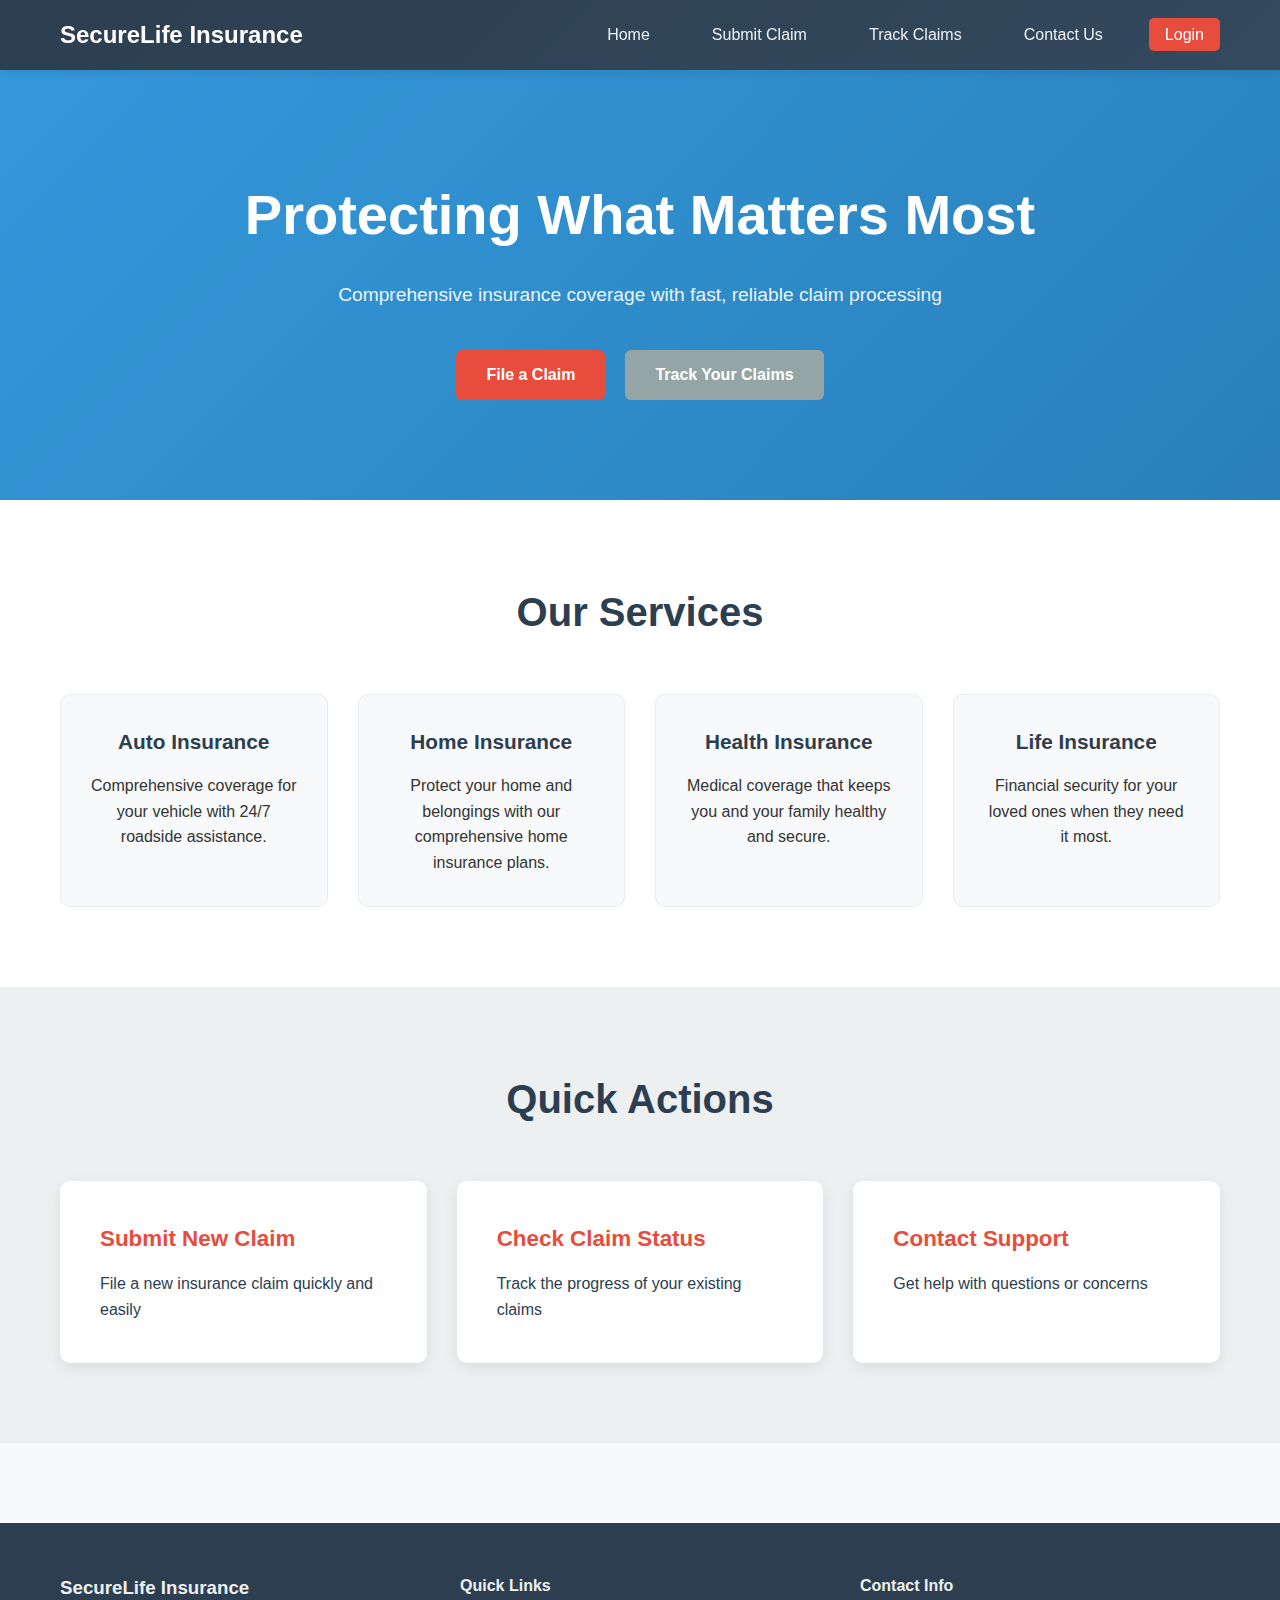
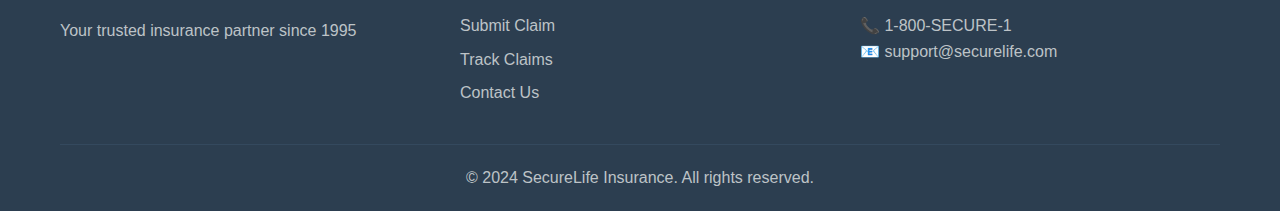
<file: index.html>
<!DOCTYPE html>
<html lang="en">
<head>
    <meta charset="UTF-8">
    <meta name="viewport" content="width=device-width, initial-scale=1.0">
    <meta name="description" content="SecureLife Insurance - Submit claims, track status, and get support for auto, home, health, and life insurance policies.">
    <meta name="keywords" content="insurance, claims, auto insurance, home insurance, health insurance, life insurance, customer support">
    <meta name="author" content="SecureLife Insurance">
    <title>SecureLife Insurance - Your Protection Partner</title>
    <link rel="stylesheet" href="styles.css">
    <link rel="preload" href="styles.css" as="style">
    <link rel="dns-prefetch" href="//fonts.googleapis.com">
</head>
<body>
    <header>
        <nav class="navbar">
            <div class="nav-container">
                <div class="logo">
                    <h2>SecureLife Insurance</h2>
                </div>
                <ul class="nav-menu">
                    <li><a href="index.html" class="nav-link">Home</a></li>
                    <li><a href="submit-claim.html" class="nav-link">Submit Claim</a></li>
                    <li><a href="track-claims.html" class="nav-link">Track Claims</a></li>
                    <li><a href="contact.html" class="nav-link">Contact Us</a></li>
                    <li><a href="#" class="nav-link login-btn" onclick="showLoginModal()">Login</a></li>
                </ul>
                <div class="hamburger">
                    <span></span>
                    <span></span>
                    <span></span>
                </div>
            </div>
        </nav>
    </header>

    <main>
        <section class="hero">
            <div class="hero-content">
                <h1>Protecting What Matters Most</h1>
                <p>Comprehensive insurance coverage with fast, reliable claim processing</p>
                <div class="hero-buttons">
                    <a href="submit-claim.html" class="btn btn-primary">File a Claim</a>
                    <a href="track-claims.html" class="btn btn-secondary">Track Your Claims</a>
                </div>
            </div>
        </section>

        <section class="services">
            <div class="container">
                <h2>Our Services</h2>
                <div class="services-grid">
                    <div class="service-card">
                        <h3>Auto Insurance</h3>
                        <p>Comprehensive coverage for your vehicle with 24/7 roadside assistance.</p>
                    </div>
                    <div class="service-card">
                        <h3>Home Insurance</h3>
                        <p>Protect your home and belongings with our comprehensive home insurance plans.</p>
                    </div>
                    <div class="service-card">
                        <h3>Health Insurance</h3>
                        <p>Medical coverage that keeps you and your family healthy and secure.</p>
                    </div>
                    <div class="service-card">
                        <h3>Life Insurance</h3>
                        <p>Financial security for your loved ones when they need it most.</p>
                    </div>
                </div>
            </div>
        </section>

        <section class="quick-actions">
            <div class="container">
                <h2>Quick Actions</h2>
                <div class="actions-grid">
                    <a href="submit-claim.html" class="action-card">
                        <h3>Submit New Claim</h3>
                        <p>File a new insurance claim quickly and easily</p>
                    </a>
                    <a href="track-claims.html" class="action-card">
                        <h3>Check Claim Status</h3>
                        <p>Track the progress of your existing claims</p>
                    </a>
                    <a href="contact.html" class="action-card">
                        <h3>Contact Support</h3>
                        <p>Get help with questions or concerns</p>
                    </a>
                </div>
            </div>
        </section>
    </main>

    <footer>
        <div class="container">
            <div class="footer-content">
                <div class="footer-section">
                    <h3>SecureLife Insurance</h3>
                    <p>Your trusted insurance partner since 1995</p>
                </div>
                <div class="footer-section">
                    <h4>Quick Links</h4>
                    <ul>
                        <li><a href="submit-claim.html">Submit Claim</a></li>
                        <li><a href="track-claims.html">Track Claims</a></li>
                        <li><a href="contact.html">Contact Us</a></li>
                    </ul>
                </div>
                <div class="footer-section">
                    <h4>Contact Info</h4>
                    <p>📞 1-800-SECURE-1</p>
                    <p>📧 support@securelife.com</p>
                </div>
            </div>
            <div class="footer-bottom">
                <p>&copy; 2024 SecureLife Insurance. All rights reserved.</p>
            </div>
        </div>
    </footer>

    <!-- Login Modal -->
    <div id="loginModal" class="modal">
        <div class="modal-content">
            <span class="close">&times;</span>
            <h2>Customer Login</h2>
            <form id="loginForm">
                <div class="form-group">
                    <label for="email">Email:</label>
                    <input type="email" id="email" required>
                </div>
                <div class="form-group">
                    <label for="password">Password:</label>
                    <input type="password" id="password" required>
                </div>
                <button type="submit" class="btn btn-primary">Login</button>
            </form>
            <p class="demo-note">Demo: Use any email/password combination</p>
        </div>
    </div>

    <script src="script.js"></script>
</body>
</html>
</file>
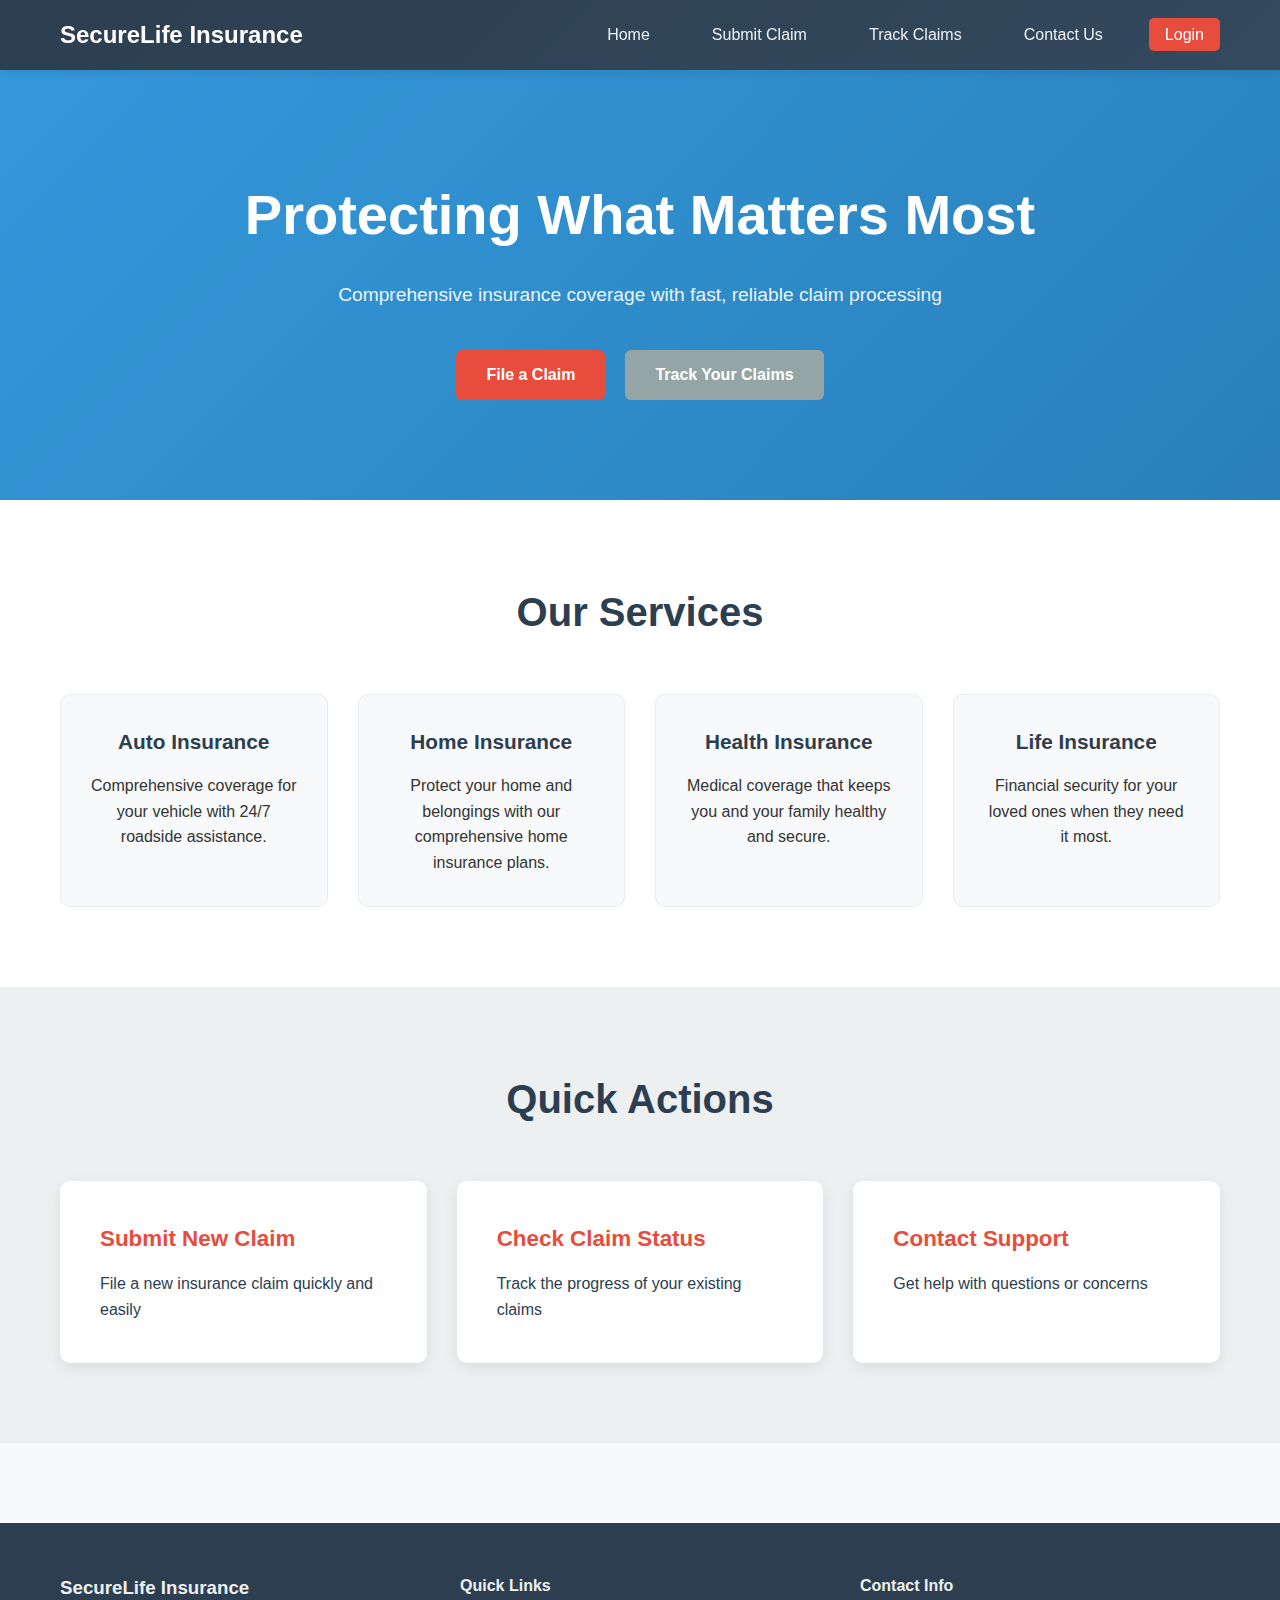
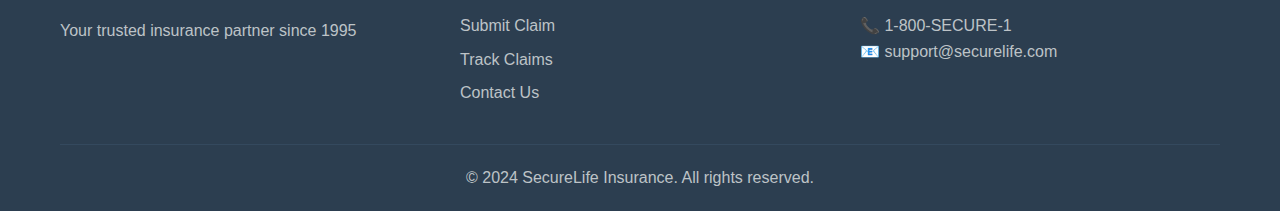
<file: insurance-website/index.html>
<!DOCTYPE html>
<html lang="en">
<head>
    <meta charset="UTF-8">
    <meta name="viewport" content="width=device-width, initial-scale=1.0">
    <meta name="description" content="SecureLife Insurance - Submit claims, track status, and get support for auto, home, health, and life insurance policies.">
    <meta name="keywords" content="insurance, claims, auto insurance, home insurance, health insurance, life insurance, customer support">
    <meta name="author" content="SecureLife Insurance">
    <title>SecureLife Insurance - Your Protection Partner</title>
    <link rel="stylesheet" href="styles.css">
    <link rel="preload" href="styles.css" as="style">
    <link rel="dns-prefetch" href="//fonts.googleapis.com">
    
    <!-- Genesys Cloud Messenger SDK -->
    <script type="text/javascript" charset="utf-8">
      (function (g, e, n, es, ys) {
        g['_genesysJs'] = e;
        g[e] = g[e] || function () {
          (g[e].q = g[e].q || []).push(arguments)
        };
        g[e].t = 1 * new Date();
        g[e].c = es;
        ys = document.createElement('script'); ys.async = 1; ys.src = n; ys.charset = 'utf-8'; document.head.appendChild(ys);
      })(window, 'Genesys', 'https://apps.euw2.pure.cloud/genesys-bootstrap/genesys.min.js', {
        environment: 'prod-euw2',
        deploymentId: '7953b9f3-bac3-4b1d-95e4-9d489c49af26'
      });
    </script>
    
    <!-- Genesys Journey Tracking -->
    <script type="text/javascript" charset="utf-8">
      Genesys("subscribe", "Journey.ready", function() {
        setTimeout(function () {
          let pathname = window.location.pathname;
          if (!pathname || pathname == "/") {
            pathname = "/home";
          }
          let segments = pathname.split('/').filter(Boolean);
          pathname = "/" + segments[segments.length - 1];

          Genesys("command", "Journey.pageview", {
            pageTitle: pathname
          });
        });
      });
    </script>
</head>
<body>
    <header>
        <nav class="navbar">
            <div class="nav-container">
                <div class="logo">
                    <h2>SecureLife Insurance</h2>
                </div>
                <ul class="nav-menu">
                    <li><a href="index.html" class="nav-link">Home</a></li>
                    <li><a href="submit-claim.html" class="nav-link">Submit Claim</a></li>
                    <li><a href="track-claims.html" class="nav-link">Track Claims</a></li>
                    <li><a href="contact.html" class="nav-link">Contact Us</a></li>
                    <li><a href="#" class="nav-link login-btn" onclick="showLoginModal()">Login</a></li>
                </ul>
                <div class="hamburger">
                    <span></span>
                    <span></span>
                    <span></span>
                </div>
            </div>
        </nav>
    </header>

    <main>
        <section class="hero">
            <div class="hero-content">
                <h1>Protecting What Matters Most</h1>
                <p>Comprehensive insurance coverage with fast, reliable claim processing</p>
                <div class="hero-buttons">
                    <a href="submit-claim.html" class="btn btn-primary">File a Claim</a>
                    <a href="track-claims.html" class="btn btn-secondary">Track Your Claims</a>
                </div>
            </div>
        </section>

        <section class="services">
            <div class="container">
                <h2>Our Services</h2>
                <div class="services-grid">
                    <div class="service-card">
                        <h3>Auto Insurance</h3>
                        <p>Comprehensive coverage for your vehicle with 24/7 roadside assistance.</p>
                    </div>
                    <div class="service-card">
                        <h3>Home Insurance</h3>
                        <p>Protect your home and belongings with our comprehensive home insurance plans.</p>
                    </div>
                    <div class="service-card">
                        <h3>Health Insurance</h3>
                        <p>Medical coverage that keeps you and your family healthy and secure.</p>
                    </div>
                    <div class="service-card">
                        <h3>Life Insurance</h3>
                        <p>Financial security for your loved ones when they need it most.</p>
                    </div>
                </div>
            </div>
        </section>

        <section class="quick-actions">
            <div class="container">
                <h2>Quick Actions</h2>
                <div class="actions-grid">
                    <a href="submit-claim.html" class="action-card">
                        <h3>Submit New Claim</h3>
                        <p>File a new insurance claim quickly and easily</p>
                    </a>
                    <a href="track-claims.html" class="action-card">
                        <h3>Check Claim Status</h3>
                        <p>Track the progress of your existing claims</p>
                    </a>
                    <a href="contact.html" class="action-card">
                        <h3>Contact Support</h3>
                        <p>Get help with questions or concerns</p>
                    </a>
                </div>
            </div>
        </section>
    </main>

    <footer>
        <div class="container">
            <div class="footer-content">
                <div class="footer-section">
                    <h3>SecureLife Insurance</h3>
                    <p>Your trusted insurance partner since 1995</p>
                </div>
                <div class="footer-section">
                    <h4>Quick Links</h4>
                    <ul>
                        <li><a href="submit-claim.html">Submit Claim</a></li>
                        <li><a href="track-claims.html">Track Claims</a></li>
                        <li><a href="contact.html">Contact Us</a></li>
                    </ul>
                </div>
                <div class="footer-section">
                    <h4>Contact Info</h4>
                    <p>📞 1-800-SECURE-1</p>
                    <p>📧 support@securelife.com</p>
                </div>
            </div>
            <div class="footer-bottom">
                <p>&copy; 2024 SecureLife Insurance. All rights reserved.</p>
            </div>
        </div>
    </footer>

    <!-- Login Modal -->
    <div id="loginModal" class="modal">
        <div class="modal-content">
            <span class="close">&times;</span>
            <h2>Customer Login</h2>
            <form id="loginForm">
                <div class="form-group">
                    <label for="email">Email:</label>
                    <input type="email" id="email" required>
                </div>
                <div class="form-group">
                    <label for="password">Password:</label>
                    <input type="password" id="password" required>
                </div>
                <button type="submit" class="btn btn-primary">Login</button>
            </form>
            <p class="demo-note">Demo: Use any email/password combination</p>
        </div>
    </div>

    <script src="script.js"></script>
    <script src="genesys-minimal.js"></script>
</body>
</html>
</file>
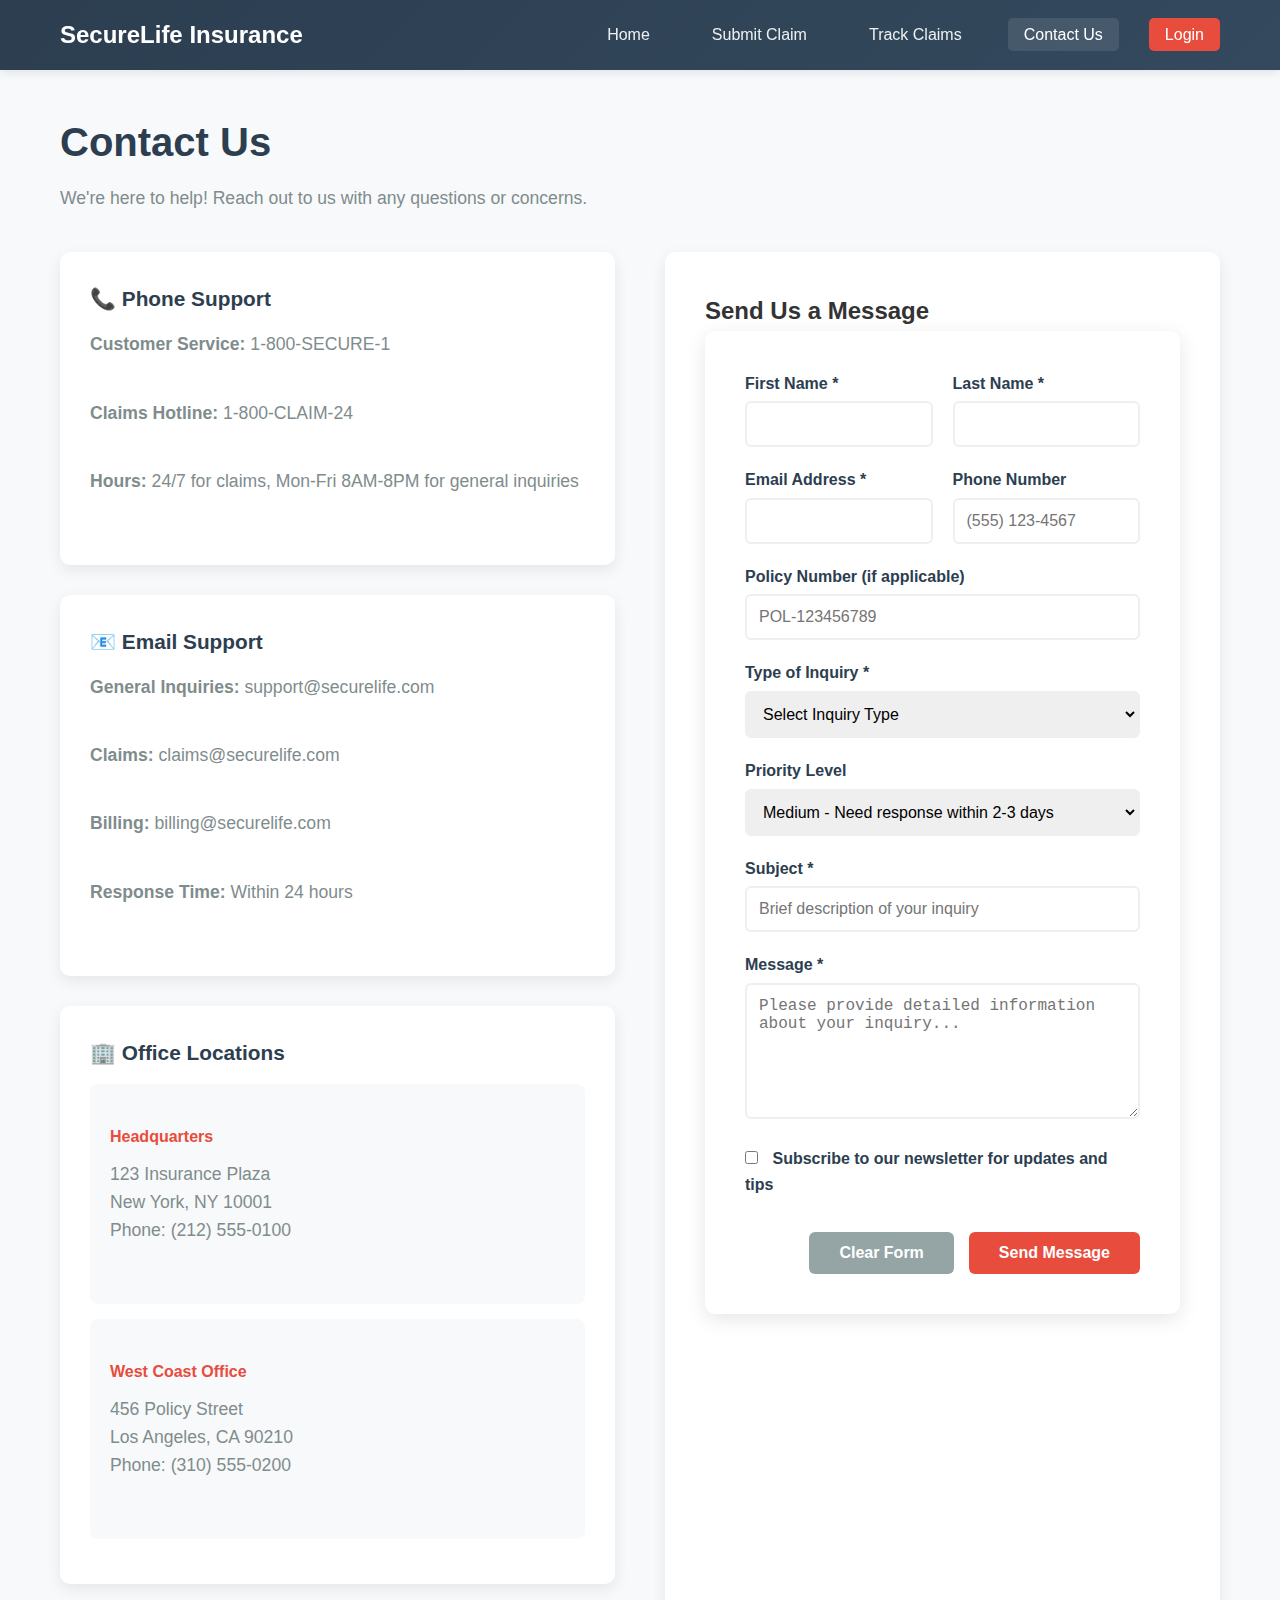
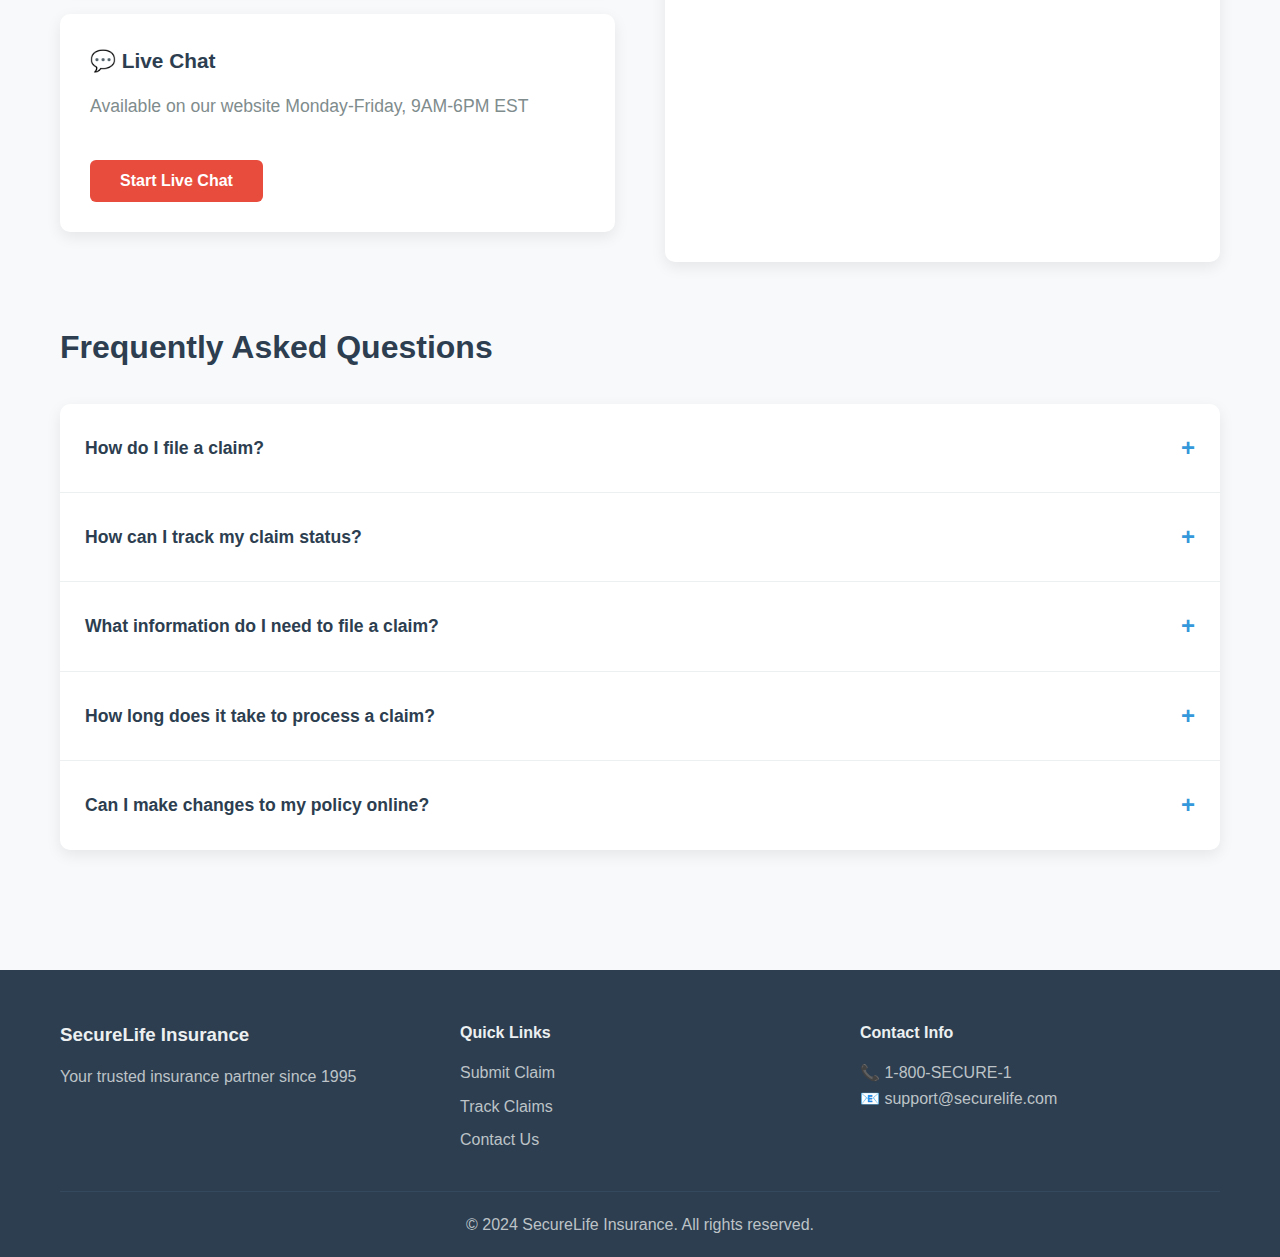
<file: contact.html>
<!DOCTYPE html>
<html lang="en">
<head>
    <meta charset="UTF-8">
    <meta name="viewport" content="width=device-width, initial-scale=1.0">
    <title>Contact Us - SecureLife Insurance</title>
    <link rel="stylesheet" href="styles.css">
</head>
<body>
    <header>
        <nav class="navbar">
            <div class="nav-container">
                <div class="logo">
                    <h2>SecureLife Insurance</h2>
                </div>
                <ul class="nav-menu">
                    <li><a href="index.html" class="nav-link">Home</a></li>
                    <li><a href="submit-claim.html" class="nav-link">Submit Claim</a></li>
                    <li><a href="track-claims.html" class="nav-link">Track Claims</a></li>
                    <li><a href="contact.html" class="nav-link active">Contact Us</a></li>
                    <li><a href="#" class="nav-link login-btn" onclick="showLoginModal()">Login</a></li>
                </ul>
                <div class="hamburger">
                    <span></span>
                    <span></span>
                    <span></span>
                </div>
            </div>
        </nav>
    </header>

    <main class="contact-page">
        <div class="container">
            <h1>Contact Us</h1>
            <p>We're here to help! Reach out to us with any questions or concerns.</p>

            <div class="contact-content">
                <div class="contact-info">
                    <div class="contact-method">
                        <h3>📞 Phone Support</h3>
                        <p><strong>Customer Service:</strong> 1-800-SECURE-1</p>
                        <p><strong>Claims Hotline:</strong> 1-800-CLAIM-24</p>
                        <p><strong>Hours:</strong> 24/7 for claims, Mon-Fri 8AM-8PM for general inquiries</p>
                    </div>

                    <div class="contact-method">
                        <h3>📧 Email Support</h3>
                        <p><strong>General Inquiries:</strong> support@securelife.com</p>
                        <p><strong>Claims:</strong> claims@securelife.com</p>
                        <p><strong>Billing:</strong> billing@securelife.com</p>
                        <p><strong>Response Time:</strong> Within 24 hours</p>
                    </div>

                    <div class="contact-method">
                        <h3>🏢 Office Locations</h3>
                        <div class="office">
                            <h4>Headquarters</h4>
                            <p>123 Insurance Plaza<br>
                            New York, NY 10001<br>
                            Phone: (212) 555-0100</p>
                        </div>
                        <div class="office">
                            <h4>West Coast Office</h4>
                            <p>456 Policy Street<br>
                            Los Angeles, CA 90210<br>
                            Phone: (310) 555-0200</p>
                        </div>
                    </div>

                    <div class="contact-method">
                        <h3>💬 Live Chat</h3>
                        <p>Available on our website Monday-Friday, 9AM-6PM EST</p>
                        <button class="btn btn-primary" onclick="startLiveChat()">Start Live Chat</button>
                    </div>
                </div>

                <div class="contact-form-section">
                    <h2>Send Us a Message</h2>
                    <form id="contactForm" class="contact-form">
                        <div class="form-row">
                            <div class="form-group">
                                <label for="firstName">First Name *</label>
                                <input type="text" id="firstName" required>
                            </div>
                            <div class="form-group">
                                <label for="lastName">Last Name *</label>
                                <input type="text" id="lastName" required>
                            </div>
                        </div>

                        <div class="form-row">
                            <div class="form-group">
                                <label for="email">Email Address *</label>
                                <input type="email" id="email" required>
                            </div>
                            <div class="form-group">
                                <label for="phone">Phone Number</label>
                                <input type="tel" id="phone" placeholder="(555) 123-4567">
                            </div>
                        </div>

                        <div class="form-group">
                            <label for="policyNumber">Policy Number (if applicable)</label>
                            <input type="text" id="policyNumber" placeholder="POL-123456789">
                        </div>

                        <div class="form-group">
                            <label for="inquiryType">Type of Inquiry *</label>
                            <select id="inquiryType" required>
                                <option value="">Select Inquiry Type</option>
                                <option value="general">General Questions</option>
                                <option value="claims">Claims Support</option>
                                <option value="billing">Billing Questions</option>
                                <option value="policy">Policy Changes</option>
                                <option value="technical">Technical Support</option>
                                <option value="complaint">File a Complaint</option>
                                <option value="other">Other</option>
                            </select>
                        </div>

                        <div class="form-group">
                            <label for="priority">Priority Level</label>
                            <select id="priority">
                                <option value="low">Low - General inquiry</option>
                                <option value="medium" selected>Medium - Need response within 2-3 days</option>
                                <option value="high">High - Need response within 24 hours</option>
                                <option value="urgent">Urgent - Need immediate attention</option>
                            </select>
                        </div>

                        <div class="form-group">
                            <label for="subject">Subject *</label>
                            <input type="text" id="subject" required placeholder="Brief description of your inquiry">
                        </div>

                        <div class="form-group">
                            <label for="message">Message *</label>
                            <textarea id="message" required rows="6" placeholder="Please provide detailed information about your inquiry..."></textarea>
                        </div>

                        <div class="form-group checkbox-group">
                            <label class="checkbox-label">
                                <input type="checkbox" id="newsletter">
                                <span class="checkmark"></span>
                                Subscribe to our newsletter for updates and tips
                            </label>
                        </div>

                        <div class="form-actions">
                            <button type="button" class="btn btn-secondary" onclick="clearForm()">Clear Form</button>
                            <button type="submit" class="btn btn-primary">Send Message</button>
                        </div>
                    </form>
                </div>
            </div>

            <div class="faq-section">
                <h2>Frequently Asked Questions</h2>
                <div class="faq-list">
                    <div class="faq-item">
                        <div class="faq-question" onclick="toggleFAQ(this)">
                            <h3>How do I file a claim?</h3>
                            <span class="faq-toggle">+</span>
                        </div>
                        <div class="faq-answer">
                            <p>You can file a claim online using our <a href="submit-claim.html">Submit Claim</a> form, call our 24/7 claims hotline at 1-800-CLAIM-24, or contact your local agent.</p>
                        </div>
                    </div>

                    <div class="faq-item">
                        <div class="faq-question" onclick="toggleFAQ(this)">
                            <h3>How can I track my claim status?</h3>
                            <span class="faq-toggle">+</span>
                        </div>
                        <div class="faq-answer">
                            <p>Visit our <a href="track-claims.html">Track Claims</a> page and enter your claim number or policy number to view the current status and progress of your claim.</p>
                        </div>
                    </div>

                    <div class="faq-item">
                        <div class="faq-question" onclick="toggleFAQ(this)">
                            <h3>What information do I need to file a claim?</h3>
                            <span class="faq-toggle">+</span>
                        </div>
                        <div class="faq-answer">
                            <p>You'll need your policy number, details about the incident (date, time, location), description of what happened, and any relevant documentation or photos.</p>
                        </div>
                    </div>

                    <div class="faq-item">
                        <div class="faq-question" onclick="toggleFAQ(this)">
                            <h3>How long does it take to process a claim?</h3>
                            <span class="faq-toggle">+</span>
                        </div>
                        <div class="faq-answer">
                            <p>Processing times vary depending on the type and complexity of the claim. Simple claims may be processed within 5-7 business days, while more complex cases may take 2-4 weeks.</p>
                        </div>
                    </div>

                    <div class="faq-item">
                        <div class="faq-question" onclick="toggleFAQ(this)">
                            <h3>Can I make changes to my policy online?</h3>
                            <span class="faq-toggle">+</span>
                        </div>
                        <div class="faq-answer">
                            <p>Some policy changes can be made through your online account. For major changes, please contact your agent or our customer service team.</p>
                        </div>
                    </div>
                </div>
            </div>
        </div>
    </main>

    <footer>
        <div class="container">
            <div class="footer-content">
                <div class="footer-section">
                    <h3>SecureLife Insurance</h3>
                    <p>Your trusted insurance partner since 1995</p>
                </div>
                <div class="footer-section">
                    <h4>Quick Links</h4>
                    <ul>
                        <li><a href="submit-claim.html">Submit Claim</a></li>
                        <li><a href="track-claims.html">Track Claims</a></li>
                        <li><a href="contact.html">Contact Us</a></li>
                    </ul>
                </div>
                <div class="footer-section">
                    <h4>Contact Info</h4>
                    <p>📞 1-800-SECURE-1</p>
                    <p>📧 support@securelife.com</p>
                </div>
            </div>
            <div class="footer-bottom">
                <p>&copy; 2024 SecureLife Insurance. All rights reserved.</p>
            </div>
        </div>
    </footer>

    <!-- Login Modal -->
    <div id="loginModal" class="modal">
        <div class="modal-content">
            <span class="close">&times;</span>
            <h2>Customer Login</h2>
            <form id="loginForm">
                <div class="form-group">
                    <label for="loginEmail">Email:</label>
                    <input type="email" id="loginEmail" required>
                </div>
                <div class="form-group">
                    <label for="loginPassword">Password:</label>
                    <input type="password" id="loginPassword" required>
                </div>
                <button type="submit" class="btn btn-primary">Login</button>
            </form>
            <p class="demo-note">Demo: Use any email/password combination</p>
        </div>
    </div>

    <script src="script.js"></script>
</body>
</html>
</file>
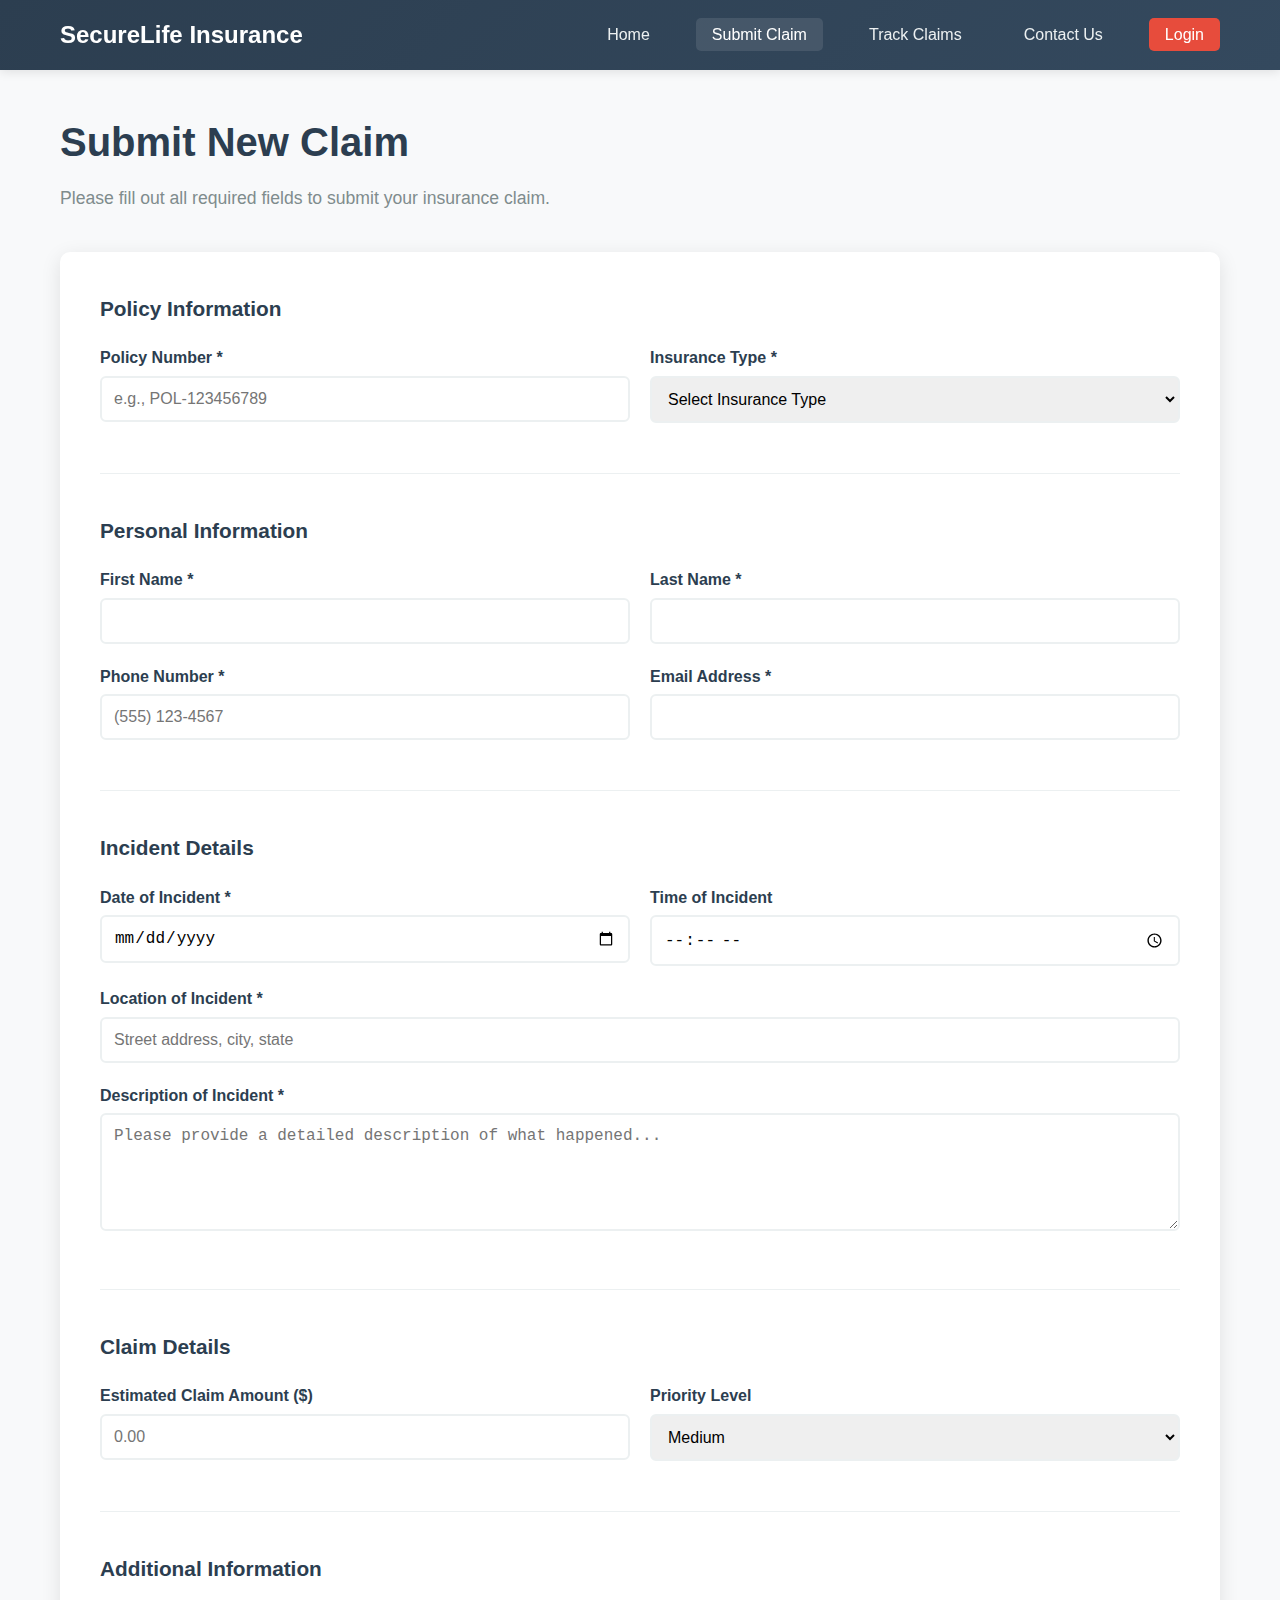
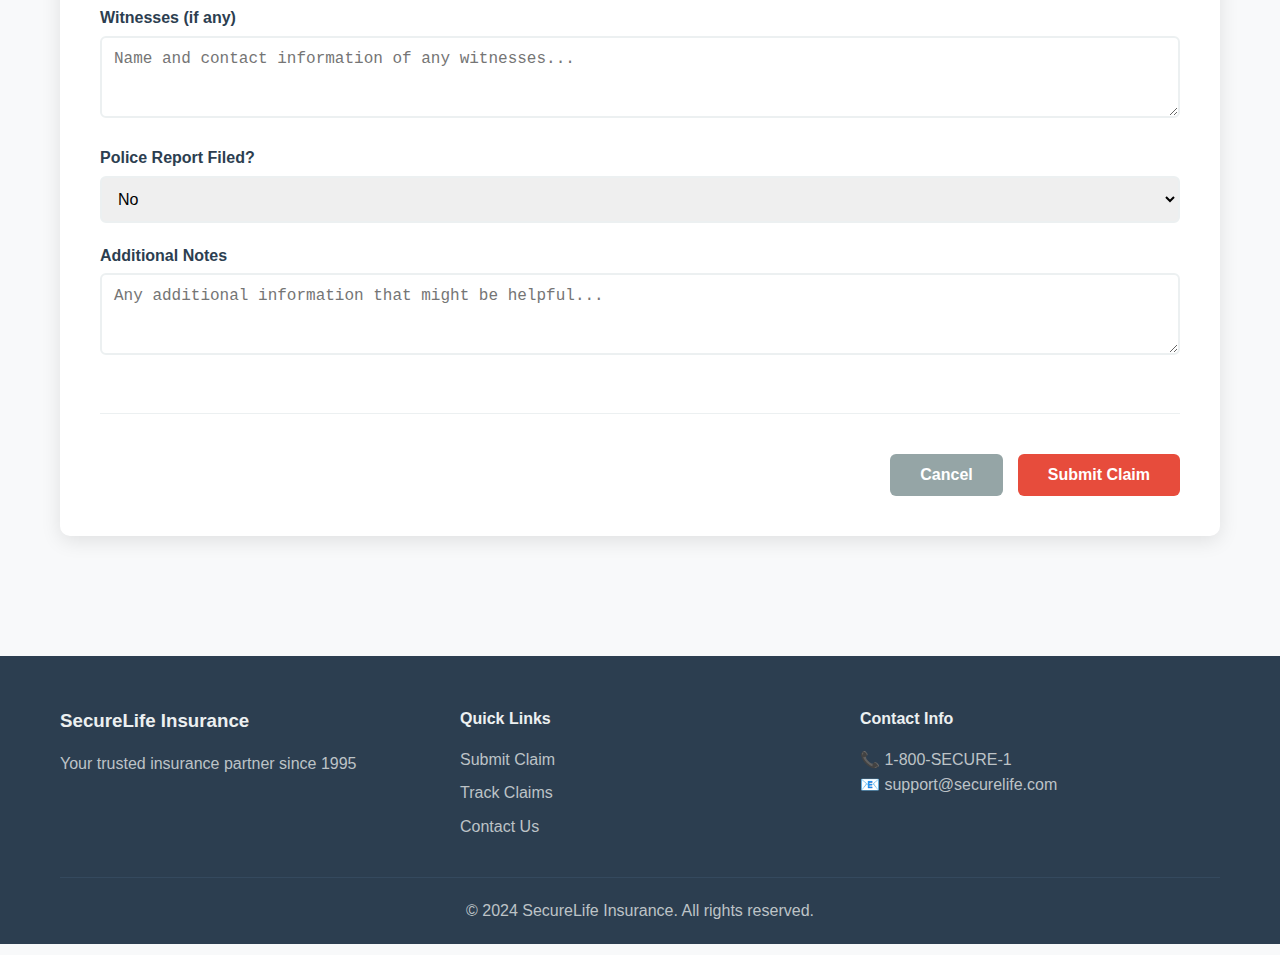
<file: submit-claim.html>
<!DOCTYPE html>
<html lang="en">
<head>
    <meta charset="UTF-8">
    <meta name="viewport" content="width=device-width, initial-scale=1.0">
    <title>Submit Claim - SecureLife Insurance</title>
    <link rel="stylesheet" href="styles.css">
</head>
<body>
    <header>
        <nav class="navbar">
            <div class="nav-container">
                <div class="logo">
                    <h2>SecureLife Insurance</h2>
                </div>
                <ul class="nav-menu">
                    <li><a href="index.html" class="nav-link">Home</a></li>
                    <li><a href="submit-claim.html" class="nav-link active">Submit Claim</a></li>
                    <li><a href="track-claims.html" class="nav-link">Track Claims</a></li>
                    <li><a href="contact.html" class="nav-link">Contact Us</a></li>
                    <li><a href="#" class="nav-link login-btn" onclick="showLoginModal()">Login</a></li>
                </ul>
                <div class="hamburger">
                    <span></span>
                    <span></span>
                    <span></span>
                </div>
            </div>
        </nav>
    </header>

    <main class="claim-page">
        <div class="container">
            <h1>Submit New Claim</h1>
            <p>Please fill out all required fields to submit your insurance claim.</p>

            <form id="claimForm" class="claim-form">
                <div class="form-section">
                    <h3>Policy Information</h3>
                    <div class="form-row">
                        <div class="form-group">
                            <label for="policyNumber">Policy Number *</label>
                            <input type="text" id="policyNumber" required placeholder="e.g., POL-123456789">
                        </div>
                        <div class="form-group">
                            <label for="policyType">Insurance Type *</label>
                            <select id="policyType" required>
                                <option value="">Select Insurance Type</option>
                                <option value="auto">Auto Insurance</option>
                                <option value="home">Home Insurance</option>
                                <option value="health">Health Insurance</option>
                                <option value="life">Life Insurance</option>
                            </select>
                        </div>
                    </div>
                </div>

                <div class="form-section">
                    <h3>Personal Information</h3>
                    <div class="form-row">
                        <div class="form-group">
                            <label for="firstName">First Name *</label>
                            <input type="text" id="firstName" required>
                        </div>
                        <div class="form-group">
                            <label for="lastName">Last Name *</label>
                            <input type="text" id="lastName" required>
                        </div>
                    </div>
                    <div class="form-row">
                        <div class="form-group">
                            <label for="phone">Phone Number *</label>
                            <input type="tel" id="phone" required placeholder="(555) 123-4567">
                        </div>
                        <div class="form-group">
                            <label for="email">Email Address *</label>
                            <input type="email" id="email" required>
                        </div>
                    </div>
                </div>

                <div class="form-section">
                    <h3>Incident Details</h3>
                    <div class="form-row">
                        <div class="form-group">
                            <label for="incidentDate">Date of Incident *</label>
                            <input type="date" id="incidentDate" required>
                        </div>
                        <div class="form-group">
                            <label for="incidentTime">Time of Incident</label>
                            <input type="time" id="incidentTime">
                        </div>
                    </div>
                    <div class="form-group">
                        <label for="incidentLocation">Location of Incident *</label>
                        <input type="text" id="incidentLocation" required placeholder="Street address, city, state">
                    </div>
                    <div class="form-group">
                        <label for="incidentDescription">Description of Incident *</label>
                        <textarea id="incidentDescription" required rows="5" placeholder="Please provide a detailed description of what happened..."></textarea>
                    </div>
                </div>

                <div class="form-section">
                    <h3>Claim Details</h3>
                    <div class="form-row">
                        <div class="form-group">
                            <label for="estimatedAmount">Estimated Claim Amount ($)</label>
                            <input type="number" id="estimatedAmount" placeholder="0.00" step="0.01">
                        </div>
                        <div class="form-group">
                            <label for="priority">Priority Level</label>
                            <select id="priority">
                                <option value="low">Low</option>
                                <option value="medium" selected>Medium</option>
                                <option value="high">High</option>
                                <option value="urgent">Urgent</option>
                            </select>
                        </div>
                    </div>
                </div>

                <div class="form-section">
                    <h3>Additional Information</h3>
                    <div class="form-group">
                        <label for="witnesses">Witnesses (if any)</label>
                        <textarea id="witnesses" rows="3" placeholder="Name and contact information of any witnesses..."></textarea>
                    </div>
                    <div class="form-group">
                        <label for="policeReport">Police Report Filed?</label>
                        <select id="policeReport">
                            <option value="no">No</option>
                            <option value="yes">Yes</option>
                        </select>
                    </div>
                    <div class="form-group">
                        <label for="additionalNotes">Additional Notes</label>
                        <textarea id="additionalNotes" rows="3" placeholder="Any additional information that might be helpful..."></textarea>
                    </div>
                </div>

                <div class="form-actions">
                    <button type="button" class="btn btn-secondary" onclick="history.back()">Cancel</button>
                    <button type="submit" class="btn btn-primary">Submit Claim</button>
                </div>
            </form>
        </div>
    </main>

    <footer>
        <div class="container">
            <div class="footer-content">
                <div class="footer-section">
                    <h3>SecureLife Insurance</h3>
                    <p>Your trusted insurance partner since 1995</p>
                </div>
                <div class="footer-section">
                    <h4>Quick Links</h4>
                    <ul>
                        <li><a href="submit-claim.html">Submit Claim</a></li>
                        <li><a href="track-claims.html">Track Claims</a></li>
                        <li><a href="contact.html">Contact Us</a></li>
                    </ul>
                </div>
                <div class="footer-section">
                    <h4>Contact Info</h4>
                    <p>📞 1-800-SECURE-1</p>
                    <p>📧 support@securelife.com</p>
                </div>
            </div>
            <div class="footer-bottom">
                <p>&copy; 2024 SecureLife Insurance. All rights reserved.</p>
            </div>
        </div>
    </footer>

    <!-- Login Modal -->
    <div id="loginModal" class="modal">
        <div class="modal-content">
            <span class="close">&times;</span>
            <h2>Customer Login</h2>
            <form id="loginForm">
                <div class="form-group">
                    <label for="loginEmail">Email:</label>
                    <input type="email" id="loginEmail" required>
                </div>
                <div class="form-group">
                    <label for="loginPassword">Password:</label>
                    <input type="password" id="loginPassword" required>
                </div>
                <button type="submit" class="btn btn-primary">Login</button>
            </form>
            <p class="demo-note">Demo: Use any email/password combination</p>
        </div>
    </div>

    <script src="script.js"></script>
</body>
</html>
</file>
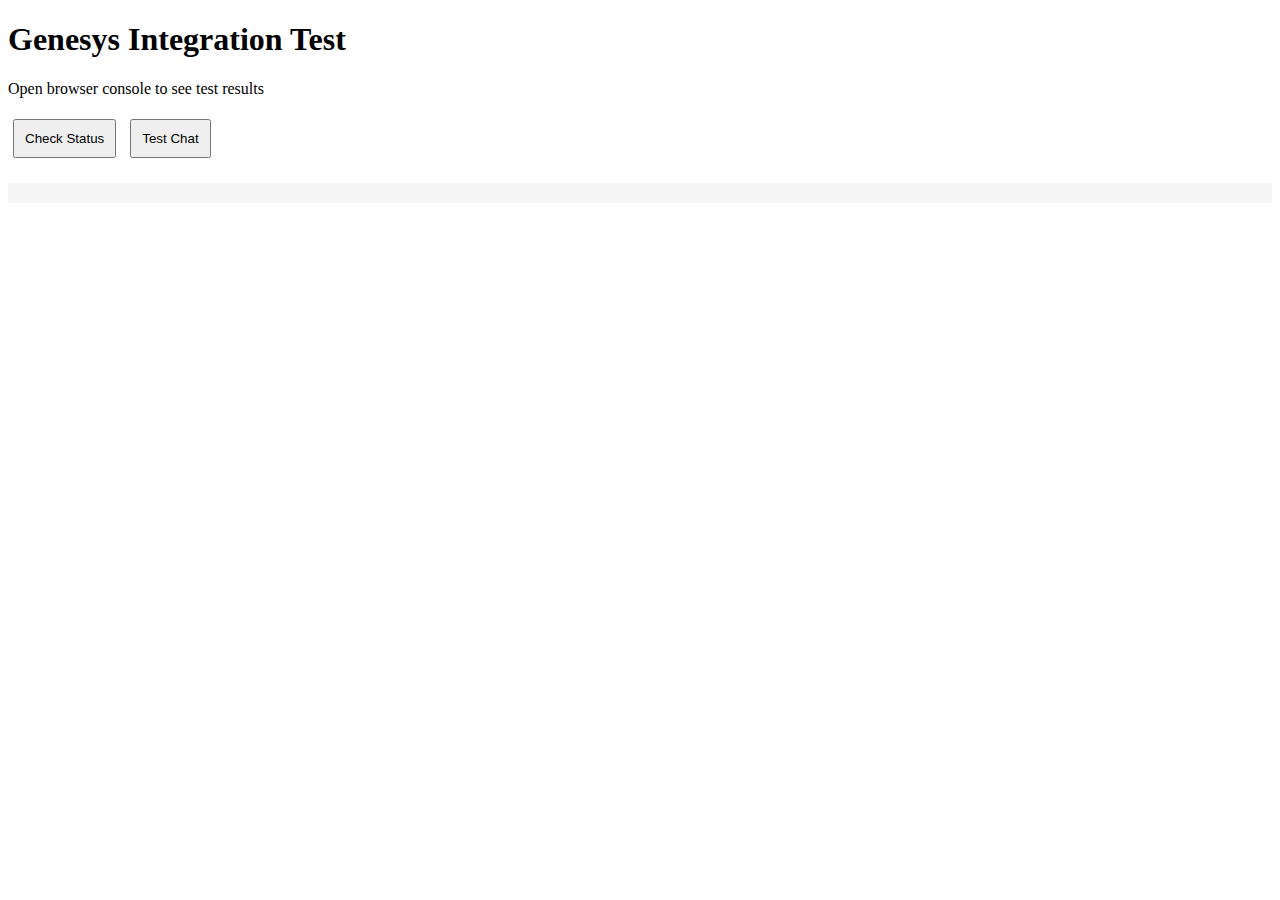
<file: test-genesys-fix.html>
<!DOCTYPE html>
<html lang="en">
<head>
    <meta charset="UTF-8">
    <meta name="viewport" content="width=device-width, initial-scale=1.0">
    <title>Genesys Fix Test</title>
</head>
<body>
    <h1>Genesys Integration Test</h1>
    <p>Open browser console to see test results</p>
    
    <button onclick="MinimalGenesys.status()" style="padding: 10px; margin: 5px;">
        Check Status
    </button>
    
    <button onclick="testGenesysChat()" style="padding: 10px; margin: 5px;">
        Test Chat
    </button>
    
    <div id="results" style="margin-top: 20px; padding: 10px; background: #f5f5f5;"></div>
    
    <script src="genesys-minimal.js"></script>
    
    <script>
        // Simple test to verify no conflicts
        setTimeout(() => {
            const results = document.getElementById('results');
            
            if (typeof Genesys !== 'undefined') {
                results.innerHTML += '<p style="color: green;">✅ Genesys SDK loaded successfully</p>';
                
                if (typeof MinimalGenesys !== 'undefined') {
                    results.innerHTML += '<p style="color: green;">✅ MinimalGenesys integration loaded</p>';
                } else {
                    results.innerHTML += '<p style="color: red;">❌ MinimalGenesys not found</p>';
                }
                
            } else {
                results.innerHTML += '<p style="color: red;">❌ Genesys SDK not loaded</p>';
            }
        }, 3000);
    </script>
</body>
</html>
</file>
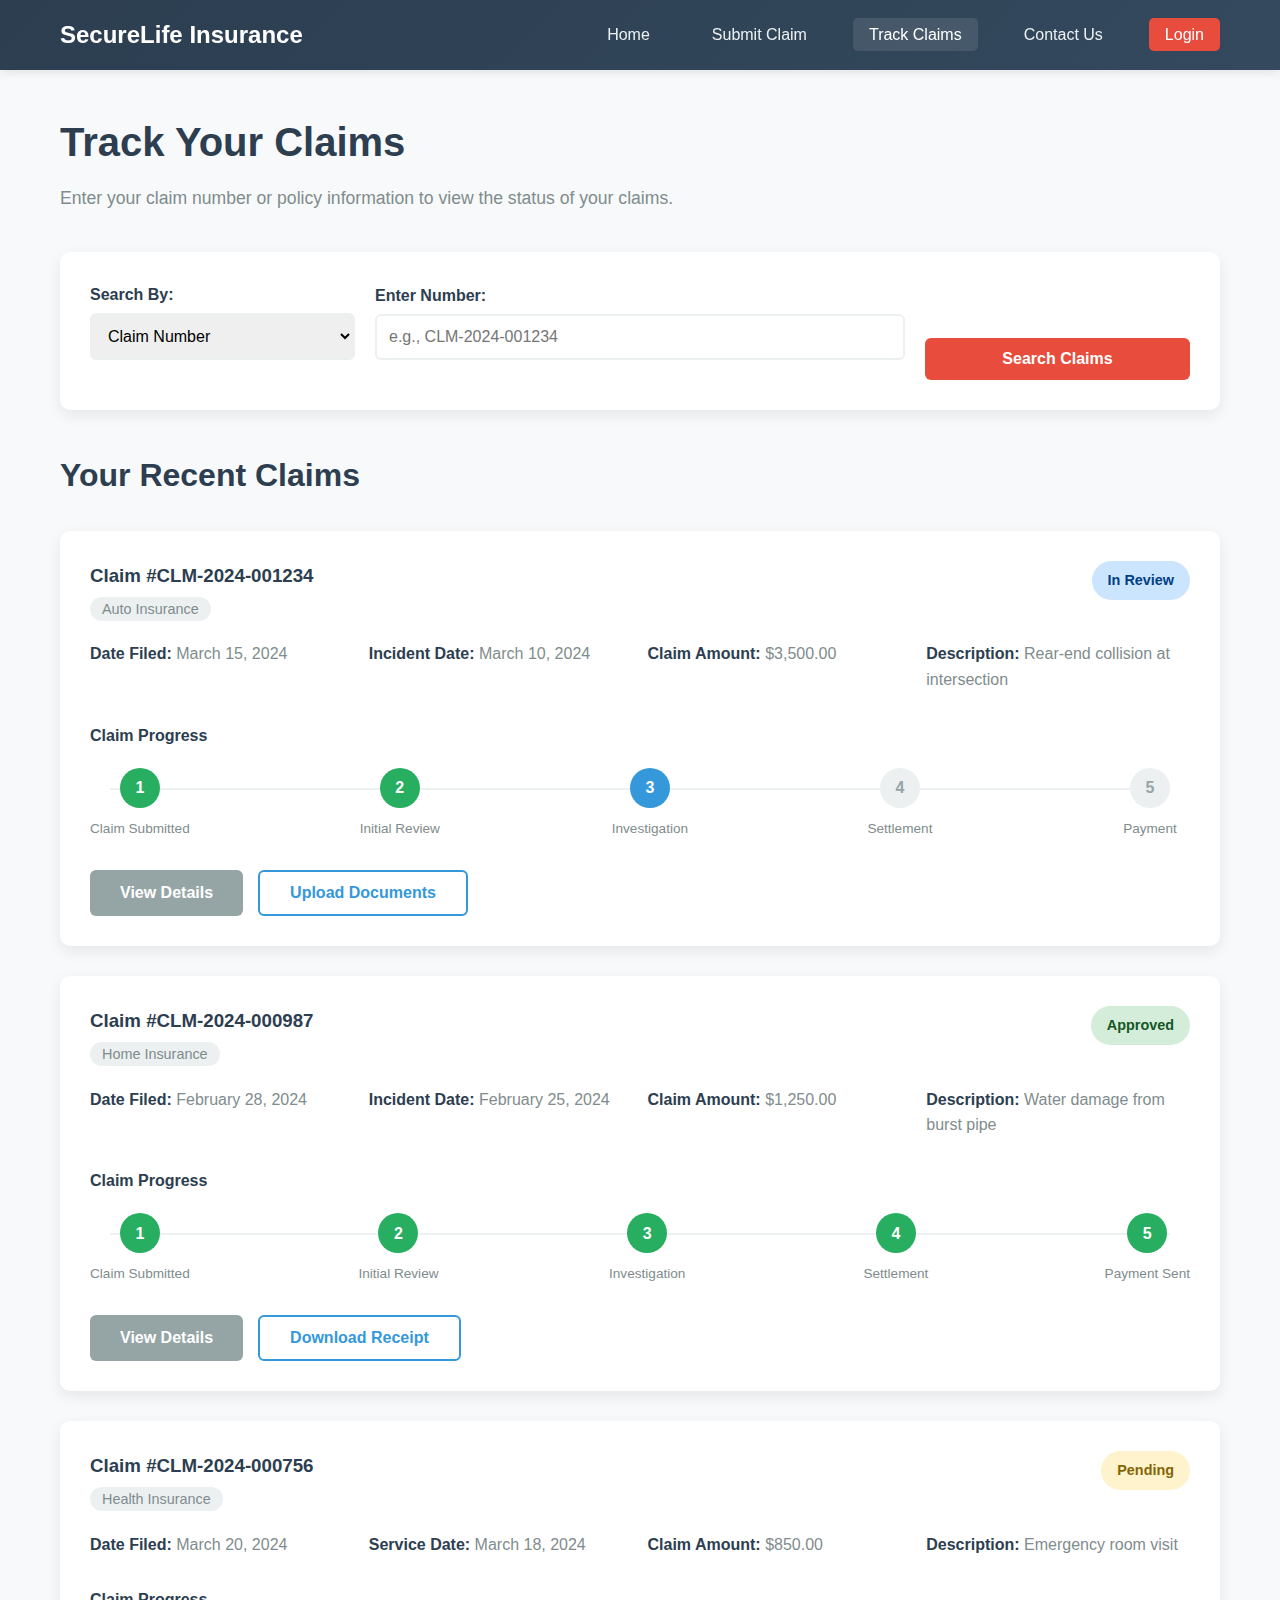
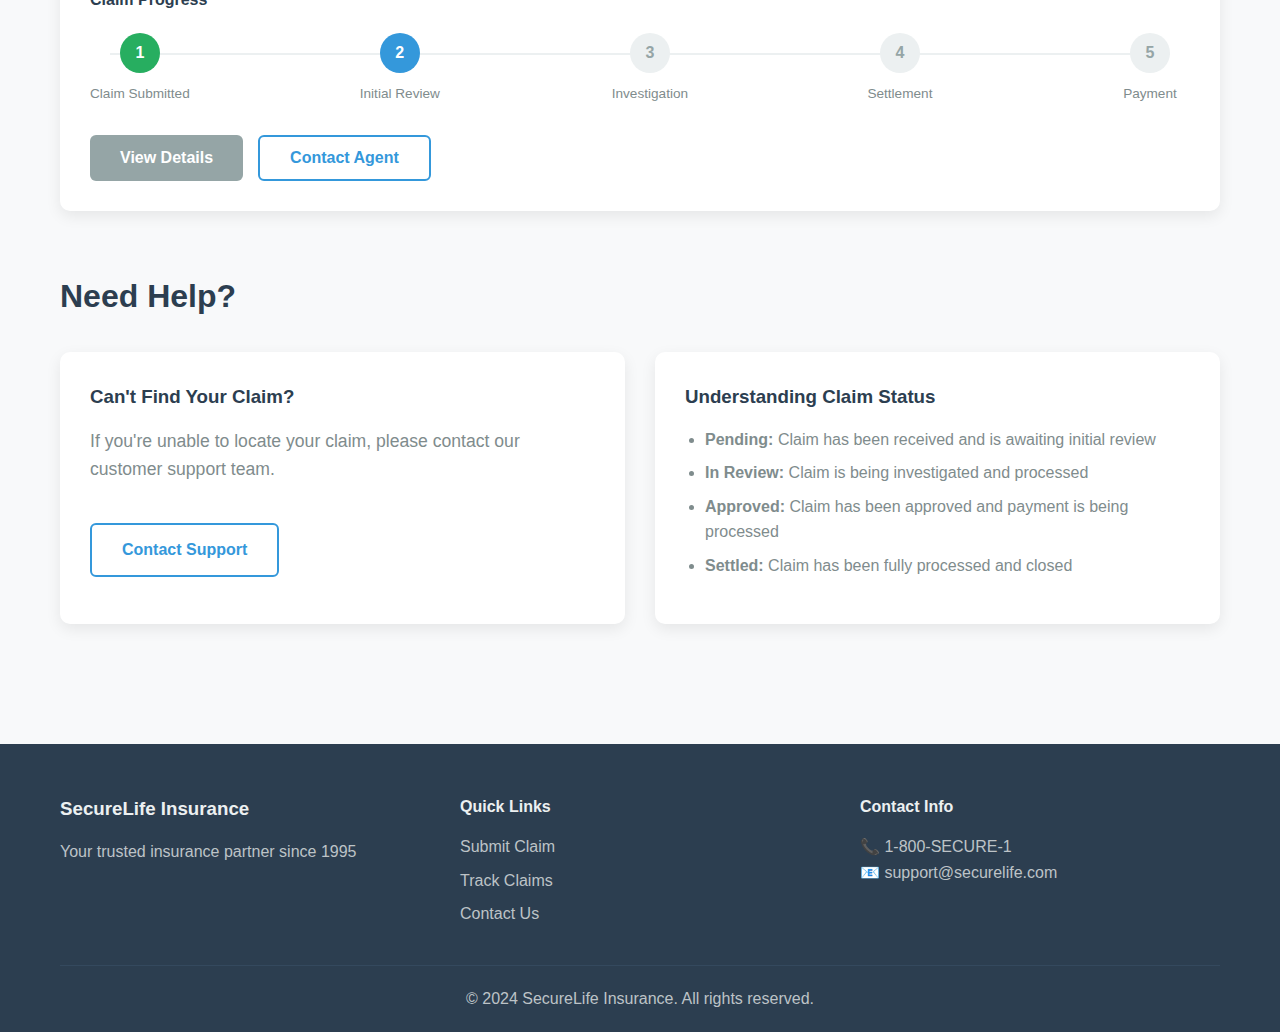
<file: track-claims.html>
<!DOCTYPE html>
<html lang="en">
<head>
    <meta charset="UTF-8">
    <meta name="viewport" content="width=device-width, initial-scale=1.0">
    <title>Track Claims - SecureLife Insurance</title>
    <link rel="stylesheet" href="styles.css">
    
    <!-- Genesys Cloud Messenger SDK -->
    <script type="text/javascript" charset="utf-8">
      (function (g, e, n, es, ys) {
        g['_genesysJs'] = e;
        g[e] = g[e] || function () {
          (g[e].q = g[e].q || []).push(arguments)
        };
        g[e].t = 1 * new Date();
        g[e].c = es;
        ys = document.createElement('script'); ys.async = 1; ys.src = n; ys.charset = 'utf-8'; document.head.appendChild(ys);
      })(window, 'Genesys', 'https://apps.euw2.pure.cloud/genesys-bootstrap/genesys.min.js', {
        environment: 'prod-euw2',
        deploymentId: '7953b9f3-bac3-4b1d-95e4-9d489c49af26'
      });
    </script>
    
    <!-- Genesys Journey Tracking -->
    <script type="text/javascript" charset="utf-8">
      Genesys("subscribe", "Journey.ready", function() {
        setTimeout(function () {
          let pathname = window.location.pathname;
          if (!pathname || pathname == "/") {
            pathname = "/home";
          }
          let segments = pathname.split('/').filter(Boolean);
          pathname = "/" + segments[segments.length - 1];

          Genesys("command", "Journey.pageview", {
            pageTitle: pathname
          });
        });
      });
    </script>
</head>
<body>
    <header>
        <nav class="navbar">
            <div class="nav-container">
                <div class="logo">
                    <h2>SecureLife Insurance</h2>
                </div>
                <ul class="nav-menu">
                    <li><a href="index.html" class="nav-link">Home</a></li>
                    <li><a href="submit-claim.html" class="nav-link">Submit Claim</a></li>
                    <li><a href="track-claims.html" class="nav-link active">Track Claims</a></li>
                    <li><a href="contact.html" class="nav-link">Contact Us</a></li>
                    <li><a href="#" class="nav-link login-btn" onclick="showLoginModal()">Login</a></li>
                </ul>
                <div class="hamburger">
                    <span></span>
                    <span></span>
                    <span></span>
                </div>
            </div>
        </nav>
    </header>

    <main class="track-page">
        <div class="container">
            <h1>Track Your Claims</h1>
            <p>Enter your claim number or policy information to view the status of your claims.</p>

            <div class="search-section">
                <div class="search-form">
                    <div class="form-group">
                        <label for="searchType">Search By:</label>
                        <select id="searchType">
                            <option value="claim">Claim Number</option>
                            <option value="policy">Policy Number</option>
                        </select>
                    </div>
                    <div class="form-group">
                        <label for="searchValue">Enter Number:</label>
                        <input type="text" id="searchValue" placeholder="e.g., CLM-2024-001234">
                    </div>
                    <button type="button" class="btn btn-primary" onclick="searchClaims()">Search Claims</button>
                </div>
            </div>

            <div id="claimsResults" class="claims-results">
                <!-- Demo claims will be populated here -->
                <div class="claims-list">
                    <h2>Your Recent Claims</h2>
                    <div class="claim-card">
                        <div class="claim-header">
                            <div class="claim-info">
                                <h3>Claim #CLM-2024-001234</h3>
                                <span class="claim-type">Auto Insurance</span>
                            </div>
                            <div class="claim-status status-in-progress">In Review</div>
                        </div>
                        <div class="claim-details">
                            <div class="claim-detail">
                                <strong>Date Filed:</strong> March 15, 2024
                            </div>
                            <div class="claim-detail">
                                <strong>Incident Date:</strong> March 10, 2024
                            </div>
                            <div class="claim-detail">
                                <strong>Claim Amount:</strong> $3,500.00
                            </div>
                            <div class="claim-detail">
                                <strong>Description:</strong> Rear-end collision at intersection
                            </div>
                        </div>
                        <div class="claim-progress">
                            <h4>Claim Progress</h4>
                            <div class="progress-steps">
                                <div class="step completed">
                                    <div class="step-number">1</div>
                                    <div class="step-title">Claim Submitted</div>
                                </div>
                                <div class="step completed">
                                    <div class="step-number">2</div>
                                    <div class="step-title">Initial Review</div>
                                </div>
                                <div class="step active">
                                    <div class="step-number">3</div>
                                    <div class="step-title">Investigation</div>
                                </div>
                                <div class="step pending">
                                    <div class="step-number">4</div>
                                    <div class="step-title">Settlement</div>
                                </div>
                                <div class="step pending">
                                    <div class="step-number">5</div>
                                    <div class="step-title">Payment</div>
                                </div>
                            </div>
                        </div>
                        <div class="claim-actions">
                            <button class="btn btn-secondary">View Details</button>
                            <button class="btn btn-outline">Upload Documents</button>
                        </div>
                    </div>

                    <div class="claim-card">
                        <div class="claim-header">
                            <div class="claim-info">
                                <h3>Claim #CLM-2024-000987</h3>
                                <span class="claim-type">Home Insurance</span>
                            </div>
                            <div class="claim-status status-approved">Approved</div>
                        </div>
                        <div class="claim-details">
                            <div class="claim-detail">
                                <strong>Date Filed:</strong> February 28, 2024
                            </div>
                            <div class="claim-detail">
                                <strong>Incident Date:</strong> February 25, 2024
                            </div>
                            <div class="claim-detail">
                                <strong>Claim Amount:</strong> $1,250.00
                            </div>
                            <div class="claim-detail">
                                <strong>Description:</strong> Water damage from burst pipe
                            </div>
                        </div>
                        <div class="claim-progress">
                            <h4>Claim Progress</h4>
                            <div class="progress-steps">
                                <div class="step completed">
                                    <div class="step-number">1</div>
                                    <div class="step-title">Claim Submitted</div>
                                </div>
                                <div class="step completed">
                                    <div class="step-number">2</div>
                                    <div class="step-title">Initial Review</div>
                                </div>
                                <div class="step completed">
                                    <div class="step-number">3</div>
                                    <div class="step-title">Investigation</div>
                                </div>
                                <div class="step completed">
                                    <div class="step-number">4</div>
                                    <div class="step-title">Settlement</div>
                                </div>
                                <div class="step completed">
                                    <div class="step-number">5</div>
                                    <div class="step-title">Payment Sent</div>
                                </div>
                            </div>
                        </div>
                        <div class="claim-actions">
                            <button class="btn btn-secondary">View Details</button>
                            <button class="btn btn-outline">Download Receipt</button>
                        </div>
                    </div>

                    <div class="claim-card">
                        <div class="claim-header">
                            <div class="claim-info">
                                <h3>Claim #CLM-2024-000756</h3>
                                <span class="claim-type">Health Insurance</span>
                            </div>
                            <div class="claim-status status-pending">Pending</div>
                        </div>
                        <div class="claim-details">
                            <div class="claim-detail">
                                <strong>Date Filed:</strong> March 20, 2024
                            </div>
                            <div class="claim-detail">
                                <strong>Service Date:</strong> March 18, 2024
                            </div>
                            <div class="claim-detail">
                                <strong>Claim Amount:</strong> $850.00
                            </div>
                            <div class="claim-detail">
                                <strong>Description:</strong> Emergency room visit
                            </div>
                        </div>
                        <div class="claim-progress">
                            <h4>Claim Progress</h4>
                            <div class="progress-steps">
                                <div class="step completed">
                                    <div class="step-number">1</div>
                                    <div class="step-title">Claim Submitted</div>
                                </div>
                                <div class="step active">
                                    <div class="step-number">2</div>
                                    <div class="step-title">Initial Review</div>
                                </div>
                                <div class="step pending">
                                    <div class="step-number">3</div>
                                    <div class="step-title">Investigation</div>
                                </div>
                                <div class="step pending">
                                    <div class="step-number">4</div>
                                    <div class="step-title">Settlement</div>
                                </div>
                                <div class="step pending">
                                    <div class="step-number">5</div>
                                    <div class="step-title">Payment</div>
                                </div>
                            </div>
                        </div>
                        <div class="claim-actions">
                            <button class="btn btn-secondary">View Details</button>
                            <button class="btn btn-outline">Contact Agent</button>
                        </div>
                    </div>
                </div>
            </div>

            <div class="help-section">
                <h2>Need Help?</h2>
                <div class="help-cards">
                    <div class="help-card">
                        <h3>Can't Find Your Claim?</h3>
                        <p>If you're unable to locate your claim, please contact our customer support team.</p>
                        <a href="contact.html" class="btn btn-outline">Contact Support</a>
                    </div>
                    <div class="help-card">
                        <h3>Understanding Claim Status</h3>
                        <ul>
                            <li><strong>Pending:</strong> Claim has been received and is awaiting initial review</li>
                            <li><strong>In Review:</strong> Claim is being investigated and processed</li>
                            <li><strong>Approved:</strong> Claim has been approved and payment is being processed</li>
                            <li><strong>Settled:</strong> Claim has been fully processed and closed</li>
                        </ul>
                    </div>
                </div>
            </div>
        </div>
    </main>

    <footer>
        <div class="container">
            <div class="footer-content">
                <div class="footer-section">
                    <h3>SecureLife Insurance</h3>
                    <p>Your trusted insurance partner since 1995</p>
                </div>
                <div class="footer-section">
                    <h4>Quick Links</h4>
                    <ul>
                        <li><a href="submit-claim.html">Submit Claim</a></li>
                        <li><a href="track-claims.html">Track Claims</a></li>
                        <li><a href="contact.html">Contact Us</a></li>
                    </ul>
                </div>
                <div class="footer-section">
                    <h4>Contact Info</h4>
                    <p>📞 1-800-SECURE-1</p>
                    <p>📧 support@securelife.com</p>
                </div>
            </div>
            <div class="footer-bottom">
                <p>&copy; 2024 SecureLife Insurance. All rights reserved.</p>
            </div>
        </div>
    </footer>

    <!-- Login Modal -->
    <div id="loginModal" class="modal">
        <div class="modal-content">
            <span class="close">&times;</span>
            <h2>Customer Login</h2>
            <form id="loginForm">
                <div class="form-group">
                    <label for="loginEmail">Email:</label>
                    <input type="email" id="loginEmail" required>
                </div>
                <div class="form-group">
                    <label for="loginPassword">Password:</label>
                    <input type="password" id="loginPassword" required>
                </div>
                <button type="submit" class="btn btn-primary">Login</button>
            </form>
            <p class="demo-note">Demo: Use any email/password combination</p>
        </div>
    </div>

    <script src="script.js"></script>
    <script src="genesys-integration.js"></script>
</body>
</html>
</file>
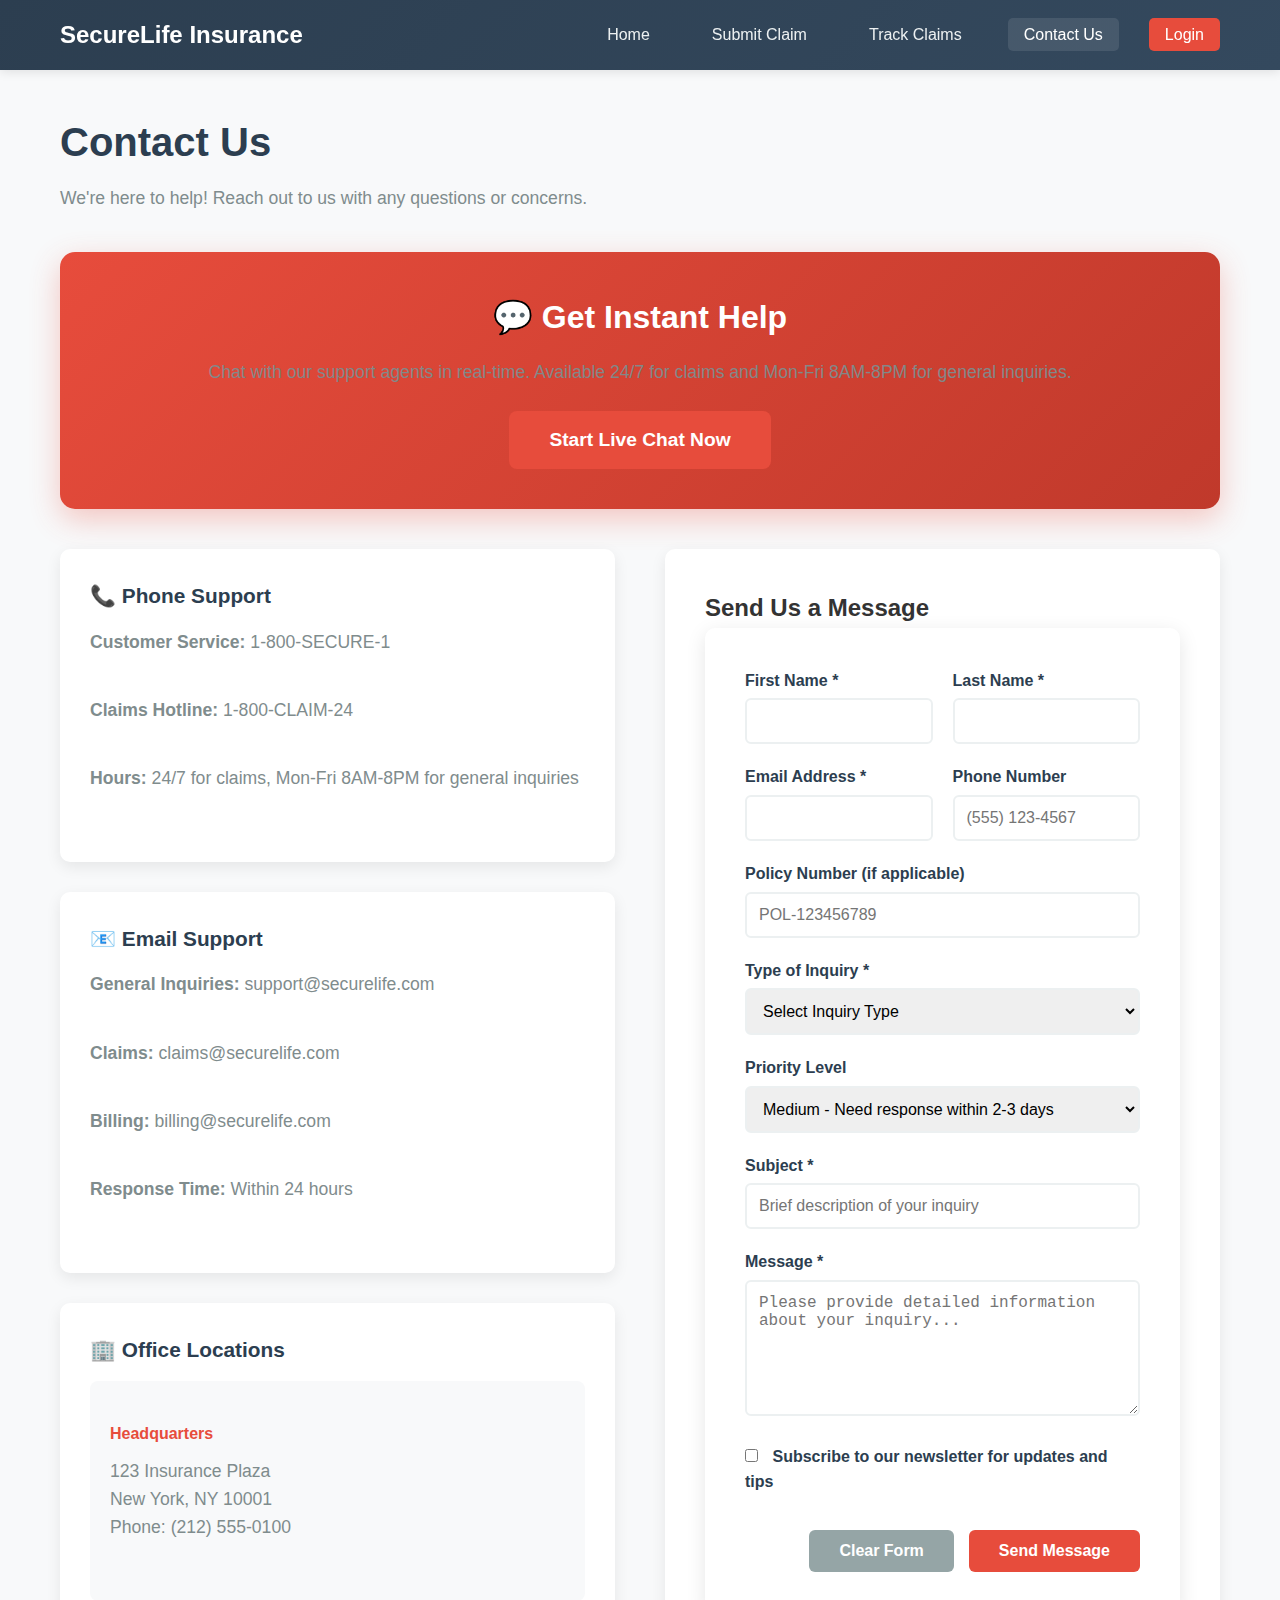
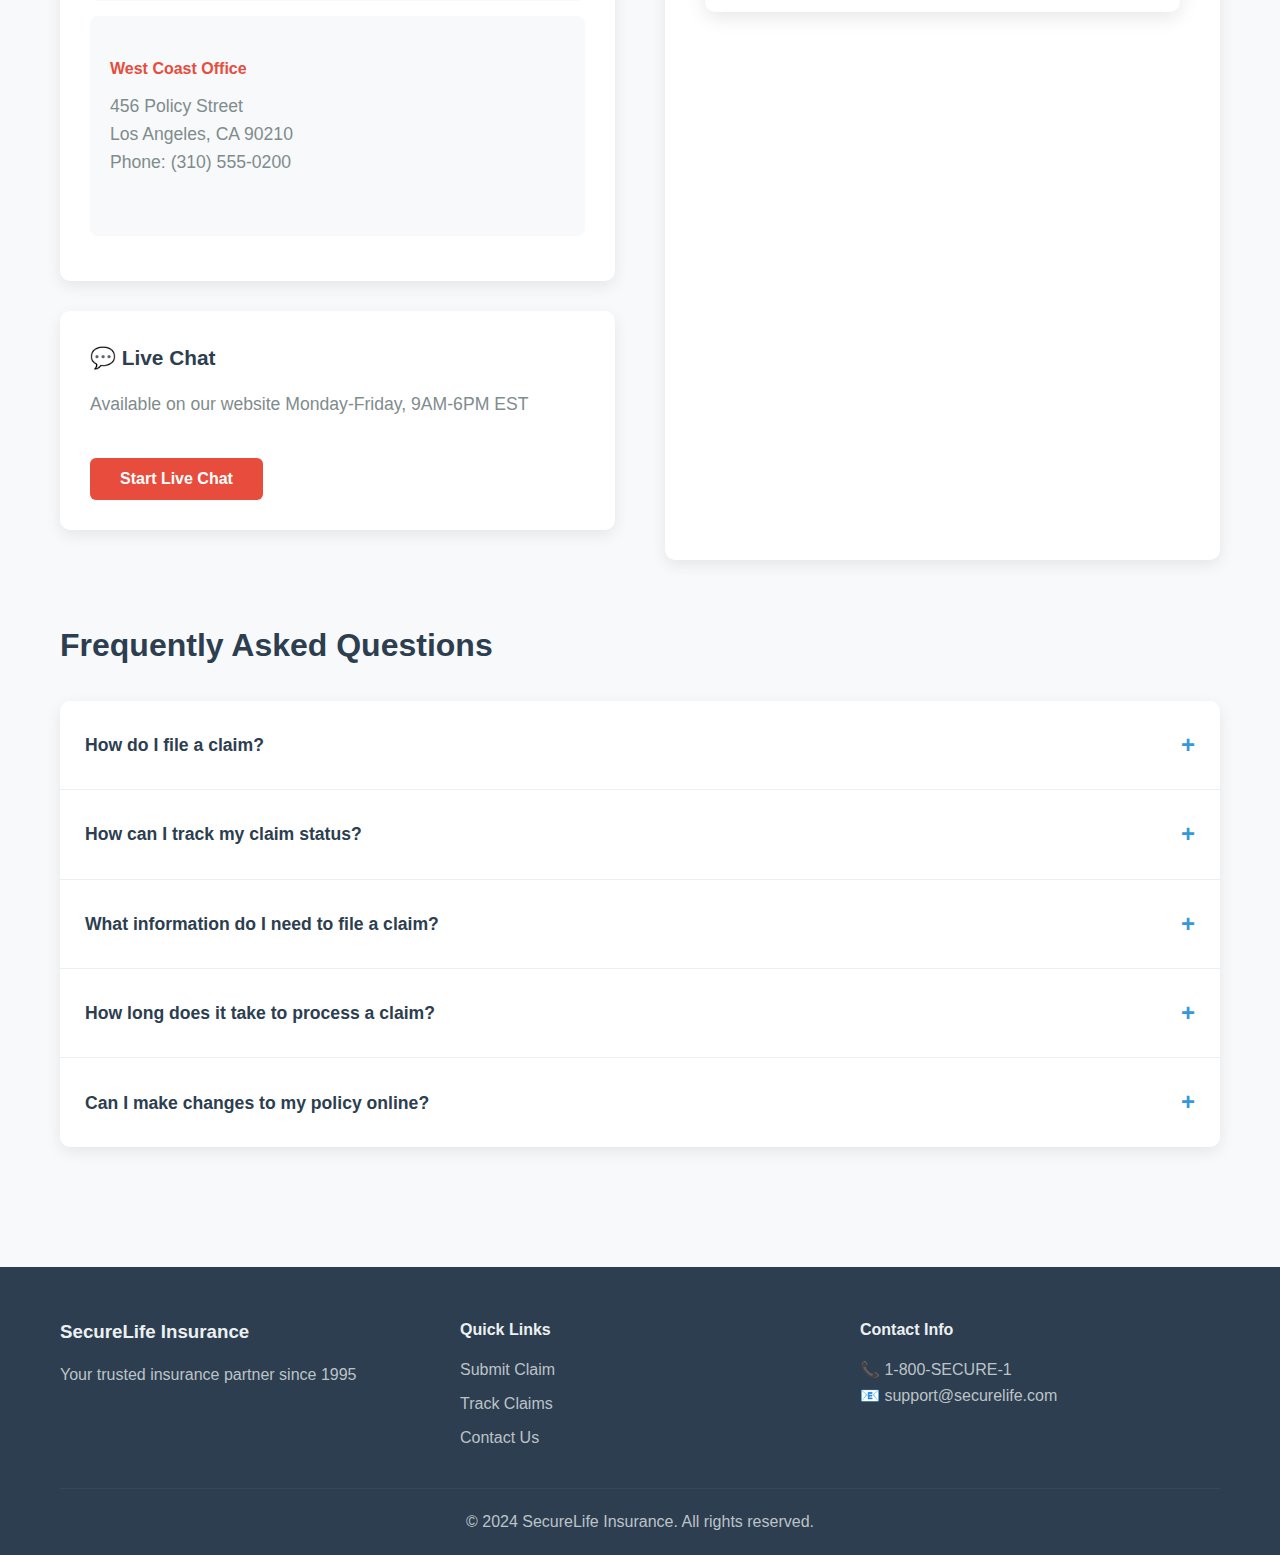
<file: insurance-website/contact.html>
<!DOCTYPE html>
<html lang="en">
<head>
    <meta charset="UTF-8">
    <meta name="viewport" content="width=device-width, initial-scale=1.0">
    <title>Contact Us - SecureLife Insurance</title>
    <link rel="stylesheet" href="styles.css">
    
    <!-- Genesys Cloud Messenger SDK -->
    <script type="text/javascript" charset="utf-8">
      (function (g, e, n, es, ys) {
        g['_genesysJs'] = e;
        g[e] = g[e] || function () {
          (g[e].q = g[e].q || []).push(arguments)
        };
        g[e].t = 1 * new Date();
        g[e].c = es;
        ys = document.createElement('script'); ys.async = 1; ys.src = n; ys.charset = 'utf-8'; document.head.appendChild(ys);
      })(window, 'Genesys', 'https://apps.euw2.pure.cloud/genesys-bootstrap/genesys.min.js', {
        environment: 'prod-euw2',
        deploymentId: '7953b9f3-bac3-4b1d-95e4-9d489c49af26'
      });
    </script>
    
    <!-- Genesys Journey Tracking -->
    <script type="text/javascript" charset="utf-8">
      Genesys("subscribe", "Journey.ready", function() {
        setTimeout(function () {
          let pathname = window.location.pathname;
          if (!pathname || pathname == "/") {
            pathname = "/home";
          }
          let segments = pathname.split('/').filter(Boolean);
          pathname = "/" + segments[segments.length - 1];

          Genesys("command", "Journey.pageview", {
            pageTitle: pathname
          });
        });
      });
    </script>
</head>
<body>
    <header>
        <nav class="navbar">
            <div class="nav-container">
                <div class="logo">
                    <h2>SecureLife Insurance</h2>
                </div>
                <ul class="nav-menu">
                    <li><a href="index.html" class="nav-link">Home</a></li>
                    <li><a href="submit-claim.html" class="nav-link">Submit Claim</a></li>
                    <li><a href="track-claims.html" class="nav-link">Track Claims</a></li>
                    <li><a href="contact.html" class="nav-link active">Contact Us</a></li>
                    <li><a href="#" class="nav-link login-btn" onclick="showLoginModal()">Login</a></li>
                </ul>
                <div class="hamburger">
                    <span></span>
                    <span></span>
                    <span></span>
                </div>
            </div>
        </nav>
    </header>

    <main class="contact-page">
        <div class="container">
            <h1>Contact Us</h1>
            <p>We're here to help! Reach out to us with any questions or concerns.</p>
            
            <!-- Live Chat CTA -->
            <div class="live-chat-cta">
                <div class="chat-highlight">
                    <h2>💬 Get Instant Help</h2>
                    <p>Chat with our support agents in real-time. Available 24/7 for claims and Mon-Fri 8AM-8PM for general inquiries.</p>
                    <button class="btn btn-primary btn-large start-chat" onclick="GenesysMessenger.openMessenger({trigger: 'contact-page-cta'})">
                        Start Live Chat Now
                    </button>
                </div>
            </div>

            <div class="contact-content">
                <div class="contact-info">
                    <div class="contact-method">
                        <h3>📞 Phone Support</h3>
                        <p><strong>Customer Service:</strong> 1-800-SECURE-1</p>
                        <p><strong>Claims Hotline:</strong> 1-800-CLAIM-24</p>
                        <p><strong>Hours:</strong> 24/7 for claims, Mon-Fri 8AM-8PM for general inquiries</p>
                    </div>

                    <div class="contact-method">
                        <h3>📧 Email Support</h3>
                        <p><strong>General Inquiries:</strong> support@securelife.com</p>
                        <p><strong>Claims:</strong> claims@securelife.com</p>
                        <p><strong>Billing:</strong> billing@securelife.com</p>
                        <p><strong>Response Time:</strong> Within 24 hours</p>
                    </div>

                    <div class="contact-method">
                        <h3>🏢 Office Locations</h3>
                        <div class="office">
                            <h4>Headquarters</h4>
                            <p>123 Insurance Plaza<br>
                            New York, NY 10001<br>
                            Phone: (212) 555-0100</p>
                        </div>
                        <div class="office">
                            <h4>West Coast Office</h4>
                            <p>456 Policy Street<br>
                            Los Angeles, CA 90210<br>
                            Phone: (310) 555-0200</p>
                        </div>
                    </div>

                    <div class="contact-method">
                        <h3>💬 Live Chat</h3>
                        <p>Available on our website Monday-Friday, 9AM-6PM EST</p>
                        <button class="btn btn-primary" onclick="GenesysMessenger.openMessenger({trigger: 'contact-method-section'})">Start Live Chat</button>
                    </div>
                </div>

                <div class="contact-form-section">
                    <h2>Send Us a Message</h2>
                    <form id="contactForm" class="contact-form">
                        <div class="form-row">
                            <div class="form-group">
                                <label for="firstName">First Name *</label>
                                <input type="text" id="firstName" required>
                            </div>
                            <div class="form-group">
                                <label for="lastName">Last Name *</label>
                                <input type="text" id="lastName" required>
                            </div>
                        </div>

                        <div class="form-row">
                            <div class="form-group">
                                <label for="email">Email Address *</label>
                                <input type="email" id="email" required>
                            </div>
                            <div class="form-group">
                                <label for="phone">Phone Number</label>
                                <input type="tel" id="phone" placeholder="(555) 123-4567">
                            </div>
                        </div>

                        <div class="form-group">
                            <label for="policyNumber">Policy Number (if applicable)</label>
                            <input type="text" id="policyNumber" placeholder="POL-123456789">
                        </div>

                        <div class="form-group">
                            <label for="inquiryType">Type of Inquiry *</label>
                            <select id="inquiryType" required>
                                <option value="">Select Inquiry Type</option>
                                <option value="general">General Questions</option>
                                <option value="claims">Claims Support</option>
                                <option value="billing">Billing Questions</option>
                                <option value="policy">Policy Changes</option>
                                <option value="technical">Technical Support</option>
                                <option value="complaint">File a Complaint</option>
                                <option value="other">Other</option>
                            </select>
                        </div>

                        <div class="form-group">
                            <label for="priority">Priority Level</label>
                            <select id="priority">
                                <option value="low">Low - General inquiry</option>
                                <option value="medium" selected>Medium - Need response within 2-3 days</option>
                                <option value="high">High - Need response within 24 hours</option>
                                <option value="urgent">Urgent - Need immediate attention</option>
                            </select>
                        </div>

                        <div class="form-group">
                            <label for="subject">Subject *</label>
                            <input type="text" id="subject" required placeholder="Brief description of your inquiry">
                        </div>

                        <div class="form-group">
                            <label for="message">Message *</label>
                            <textarea id="message" required rows="6" placeholder="Please provide detailed information about your inquiry..."></textarea>
                        </div>

                        <div class="form-group checkbox-group">
                            <label class="checkbox-label">
                                <input type="checkbox" id="newsletter">
                                <span class="checkmark"></span>
                                Subscribe to our newsletter for updates and tips
                            </label>
                        </div>

                        <div class="form-actions">
                            <button type="button" class="btn btn-secondary" onclick="clearForm()">Clear Form</button>
                            <button type="submit" class="btn btn-primary">Send Message</button>
                        </div>
                    </form>
                </div>
            </div>

            <div class="faq-section">
                <h2>Frequently Asked Questions</h2>
                <div class="faq-list">
                    <div class="faq-item">
                        <div class="faq-question" onclick="toggleFAQ(this)">
                            <h3>How do I file a claim?</h3>
                            <span class="faq-toggle">+</span>
                        </div>
                        <div class="faq-answer">
                            <p>You can file a claim online using our <a href="submit-claim.html">Submit Claim</a> form, call our 24/7 claims hotline at 1-800-CLAIM-24, or contact your local agent.</p>
                        </div>
                    </div>

                    <div class="faq-item">
                        <div class="faq-question" onclick="toggleFAQ(this)">
                            <h3>How can I track my claim status?</h3>
                            <span class="faq-toggle">+</span>
                        </div>
                        <div class="faq-answer">
                            <p>Visit our <a href="track-claims.html">Track Claims</a> page and enter your claim number or policy number to view the current status and progress of your claim.</p>
                        </div>
                    </div>

                    <div class="faq-item">
                        <div class="faq-question" onclick="toggleFAQ(this)">
                            <h3>What information do I need to file a claim?</h3>
                            <span class="faq-toggle">+</span>
                        </div>
                        <div class="faq-answer">
                            <p>You'll need your policy number, details about the incident (date, time, location), description of what happened, and any relevant documentation or photos.</p>
                        </div>
                    </div>

                    <div class="faq-item">
                        <div class="faq-question" onclick="toggleFAQ(this)">
                            <h3>How long does it take to process a claim?</h3>
                            <span class="faq-toggle">+</span>
                        </div>
                        <div class="faq-answer">
                            <p>Processing times vary depending on the type and complexity of the claim. Simple claims may be processed within 5-7 business days, while more complex cases may take 2-4 weeks.</p>
                        </div>
                    </div>

                    <div class="faq-item">
                        <div class="faq-question" onclick="toggleFAQ(this)">
                            <h3>Can I make changes to my policy online?</h3>
                            <span class="faq-toggle">+</span>
                        </div>
                        <div class="faq-answer">
                            <p>Some policy changes can be made through your online account. For major changes, please contact your agent or our customer service team.</p>
                        </div>
                    </div>
                </div>
            </div>
        </div>
    </main>

    <footer>
        <div class="container">
            <div class="footer-content">
                <div class="footer-section">
                    <h3>SecureLife Insurance</h3>
                    <p>Your trusted insurance partner since 1995</p>
                </div>
                <div class="footer-section">
                    <h4>Quick Links</h4>
                    <ul>
                        <li><a href="submit-claim.html">Submit Claim</a></li>
                        <li><a href="track-claims.html">Track Claims</a></li>
                        <li><a href="contact.html">Contact Us</a></li>
                    </ul>
                </div>
                <div class="footer-section">
                    <h4>Contact Info</h4>
                    <p>📞 1-800-SECURE-1</p>
                    <p>📧 support@securelife.com</p>
                </div>
            </div>
            <div class="footer-bottom">
                <p>&copy; 2024 SecureLife Insurance. All rights reserved.</p>
            </div>
        </div>
    </footer>

    <!-- Login Modal -->
    <div id="loginModal" class="modal">
        <div class="modal-content">
            <span class="close">&times;</span>
            <h2>Customer Login</h2>
            <form id="loginForm">
                <div class="form-group">
                    <label for="loginEmail">Email:</label>
                    <input type="email" id="loginEmail" required>
                </div>
                <div class="form-group">
                    <label for="loginPassword">Password:</label>
                    <input type="password" id="loginPassword" required>
                </div>
                <button type="submit" class="btn btn-primary">Login</button>
            </form>
            <p class="demo-note">Demo: Use any email/password combination</p>
        </div>
    </div>

    <script src="script.js"></script>
    <script src="genesys-minimal.js"></script>
</body>
</html>
</file>
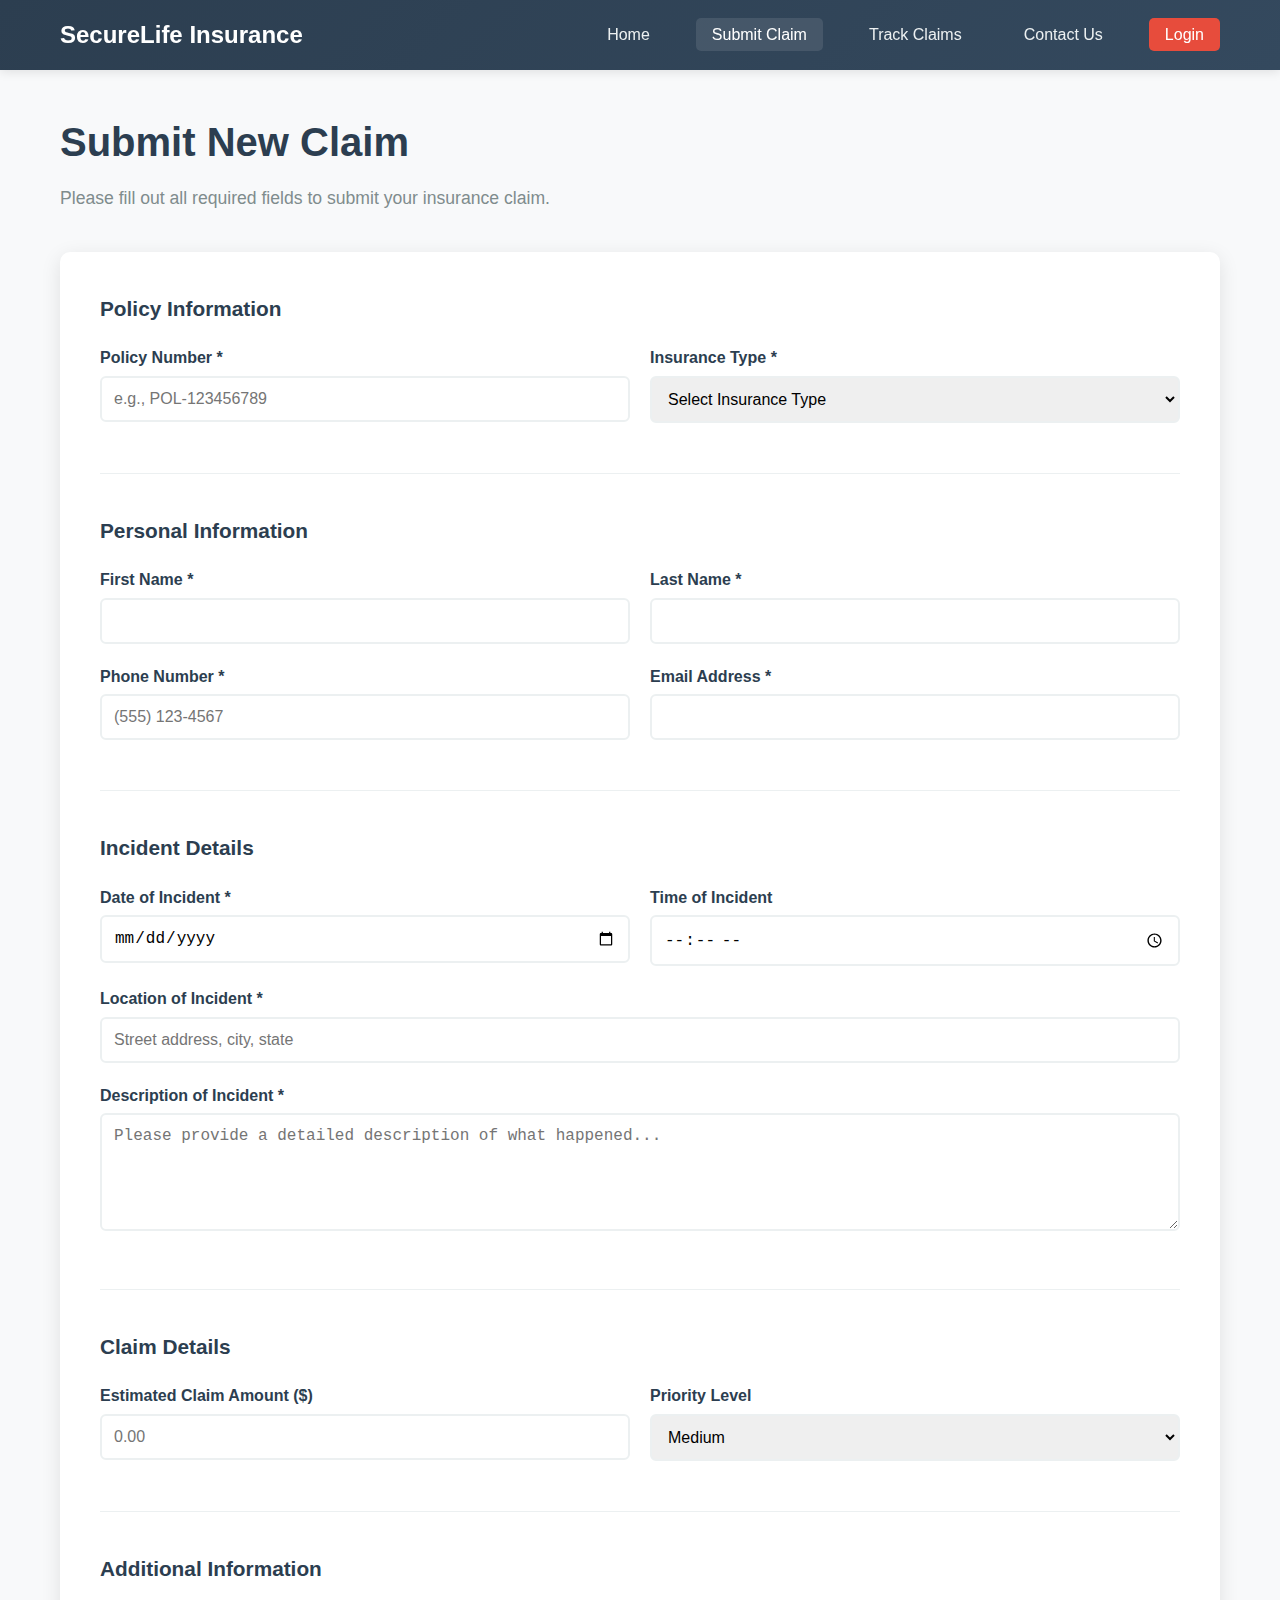
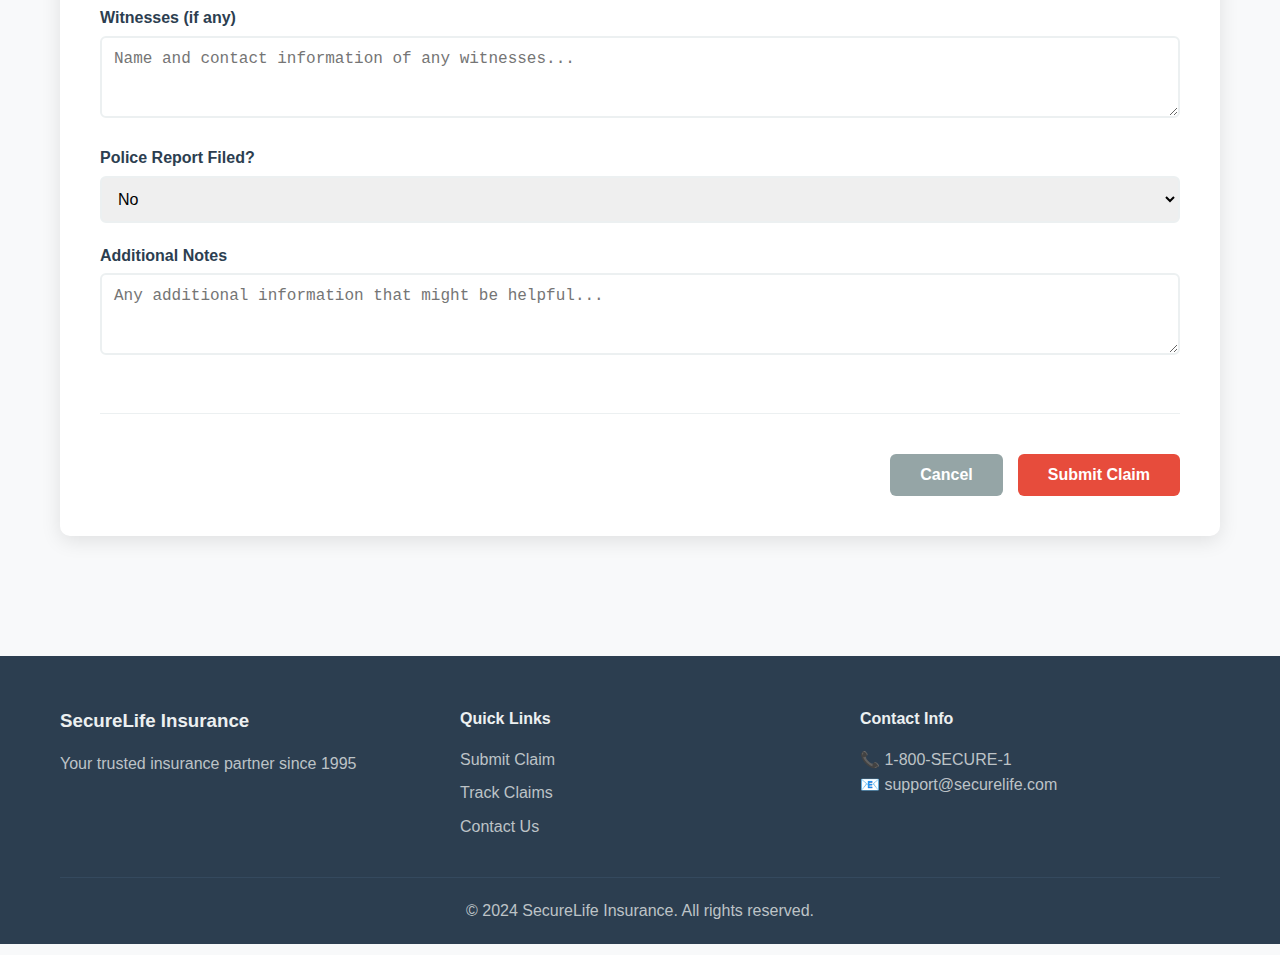
<file: insurance-website/submit-claim.html>
<!DOCTYPE html>
<html lang="en">
<head>
    <meta charset="UTF-8">
    <meta name="viewport" content="width=device-width, initial-scale=1.0">
    <title>Submit Claim - SecureLife Insurance</title>
    <link rel="stylesheet" href="styles.css">
    
    <!-- Genesys Cloud Messenger SDK -->
    <script type="text/javascript" charset="utf-8">
      (function (g, e, n, es, ys) {
        g['_genesysJs'] = e;
        g[e] = g[e] || function () {
          (g[e].q = g[e].q || []).push(arguments)
        };
        g[e].t = 1 * new Date();
        g[e].c = es;
        ys = document.createElement('script'); ys.async = 1; ys.src = n; ys.charset = 'utf-8'; document.head.appendChild(ys);
      })(window, 'Genesys', 'https://apps.euw2.pure.cloud/genesys-bootstrap/genesys.min.js', {
        environment: 'prod-euw2',
        deploymentId: '7953b9f3-bac3-4b1d-95e4-9d489c49af26'
      });
    </script>
    
    <!-- Genesys Journey Tracking -->
    <script type="text/javascript" charset="utf-8">
      Genesys("subscribe", "Journey.ready", function() {
        setTimeout(function () {
          let pathname = window.location.pathname;
          if (!pathname || pathname == "/") {
            pathname = "/home";
          }
          let segments = pathname.split('/').filter(Boolean);
          pathname = "/" + segments[segments.length - 1];

          Genesys("command", "Journey.pageview", {
            pageTitle: pathname
          });
        });
      });
    </script>
</head>
<body>
    <header>
        <nav class="navbar">
            <div class="nav-container">
                <div class="logo">
                    <h2>SecureLife Insurance</h2>
                </div>
                <ul class="nav-menu">
                    <li><a href="index.html" class="nav-link">Home</a></li>
                    <li><a href="submit-claim.html" class="nav-link active">Submit Claim</a></li>
                    <li><a href="track-claims.html" class="nav-link">Track Claims</a></li>
                    <li><a href="contact.html" class="nav-link">Contact Us</a></li>
                    <li><a href="#" class="nav-link login-btn" onclick="showLoginModal()">Login</a></li>
                </ul>
                <div class="hamburger">
                    <span></span>
                    <span></span>
                    <span></span>
                </div>
            </div>
        </nav>
    </header>

    <main class="claim-page">
        <div class="container">
            <h1>Submit New Claim</h1>
            <p>Please fill out all required fields to submit your insurance claim.</p>

            <form id="claimForm" class="claim-form">
                <div class="form-section">
                    <h3>Policy Information</h3>
                    <div class="form-row">
                        <div class="form-group">
                            <label for="policyNumber">Policy Number *</label>
                            <input type="text" id="policyNumber" required placeholder="e.g., POL-123456789">
                        </div>
                        <div class="form-group">
                            <label for="policyType">Insurance Type *</label>
                            <select id="policyType" required>
                                <option value="">Select Insurance Type</option>
                                <option value="auto">Auto Insurance</option>
                                <option value="home">Home Insurance</option>
                                <option value="health">Health Insurance</option>
                                <option value="life">Life Insurance</option>
                            </select>
                        </div>
                    </div>
                </div>

                <div class="form-section">
                    <h3>Personal Information</h3>
                    <div class="form-row">
                        <div class="form-group">
                            <label for="firstName">First Name *</label>
                            <input type="text" id="firstName" required>
                        </div>
                        <div class="form-group">
                            <label for="lastName">Last Name *</label>
                            <input type="text" id="lastName" required>
                        </div>
                    </div>
                    <div class="form-row">
                        <div class="form-group">
                            <label for="phone">Phone Number *</label>
                            <input type="tel" id="phone" required placeholder="(555) 123-4567">
                        </div>
                        <div class="form-group">
                            <label for="email">Email Address *</label>
                            <input type="email" id="email" required>
                        </div>
                    </div>
                </div>

                <div class="form-section">
                    <h3>Incident Details</h3>
                    <div class="form-row">
                        <div class="form-group">
                            <label for="incidentDate">Date of Incident *</label>
                            <input type="date" id="incidentDate" required>
                        </div>
                        <div class="form-group">
                            <label for="incidentTime">Time of Incident</label>
                            <input type="time" id="incidentTime">
                        </div>
                    </div>
                    <div class="form-group">
                        <label for="incidentLocation">Location of Incident *</label>
                        <input type="text" id="incidentLocation" required placeholder="Street address, city, state">
                    </div>
                    <div class="form-group">
                        <label for="incidentDescription">Description of Incident *</label>
                        <textarea id="incidentDescription" required rows="5" placeholder="Please provide a detailed description of what happened..."></textarea>
                    </div>
                </div>

                <div class="form-section">
                    <h3>Claim Details</h3>
                    <div class="form-row">
                        <div class="form-group">
                            <label for="estimatedAmount">Estimated Claim Amount ($)</label>
                            <input type="number" id="estimatedAmount" placeholder="0.00" step="0.01">
                        </div>
                        <div class="form-group">
                            <label for="priority">Priority Level</label>
                            <select id="priority">
                                <option value="low">Low</option>
                                <option value="medium" selected>Medium</option>
                                <option value="high">High</option>
                                <option value="urgent">Urgent</option>
                            </select>
                        </div>
                    </div>
                </div>

                <div class="form-section">
                    <h3>Additional Information</h3>
                    <div class="form-group">
                        <label for="witnesses">Witnesses (if any)</label>
                        <textarea id="witnesses" rows="3" placeholder="Name and contact information of any witnesses..."></textarea>
                    </div>
                    <div class="form-group">
                        <label for="policeReport">Police Report Filed?</label>
                        <select id="policeReport">
                            <option value="no">No</option>
                            <option value="yes">Yes</option>
                        </select>
                    </div>
                    <div class="form-group">
                        <label for="additionalNotes">Additional Notes</label>
                        <textarea id="additionalNotes" rows="3" placeholder="Any additional information that might be helpful..."></textarea>
                    </div>
                </div>

                <div class="form-actions">
                    <button type="button" class="btn btn-secondary" onclick="history.back()">Cancel</button>
                    <button type="submit" class="btn btn-primary">Submit Claim</button>
                </div>
            </form>
        </div>
    </main>

    <footer>
        <div class="container">
            <div class="footer-content">
                <div class="footer-section">
                    <h3>SecureLife Insurance</h3>
                    <p>Your trusted insurance partner since 1995</p>
                </div>
                <div class="footer-section">
                    <h4>Quick Links</h4>
                    <ul>
                        <li><a href="submit-claim.html">Submit Claim</a></li>
                        <li><a href="track-claims.html">Track Claims</a></li>
                        <li><a href="contact.html">Contact Us</a></li>
                    </ul>
                </div>
                <div class="footer-section">
                    <h4>Contact Info</h4>
                    <p>📞 1-800-SECURE-1</p>
                    <p>📧 support@securelife.com</p>
                </div>
            </div>
            <div class="footer-bottom">
                <p>&copy; 2024 SecureLife Insurance. All rights reserved.</p>
            </div>
        </div>
    </footer>

    <!-- Login Modal -->
    <div id="loginModal" class="modal">
        <div class="modal-content">
            <span class="close">&times;</span>
            <h2>Customer Login</h2>
            <form id="loginForm">
                <div class="form-group">
                    <label for="loginEmail">Email:</label>
                    <input type="email" id="loginEmail" required>
                </div>
                <div class="form-group">
                    <label for="loginPassword">Password:</label>
                    <input type="password" id="loginPassword" required>
                </div>
                <button type="submit" class="btn btn-primary">Login</button>
            </form>
            <p class="demo-note">Demo: Use any email/password combination</p>
        </div>
    </div>

    <script src="script.js"></script>
    <script src="genesys-minimal.js"></script>
</body>
</html>
</file>
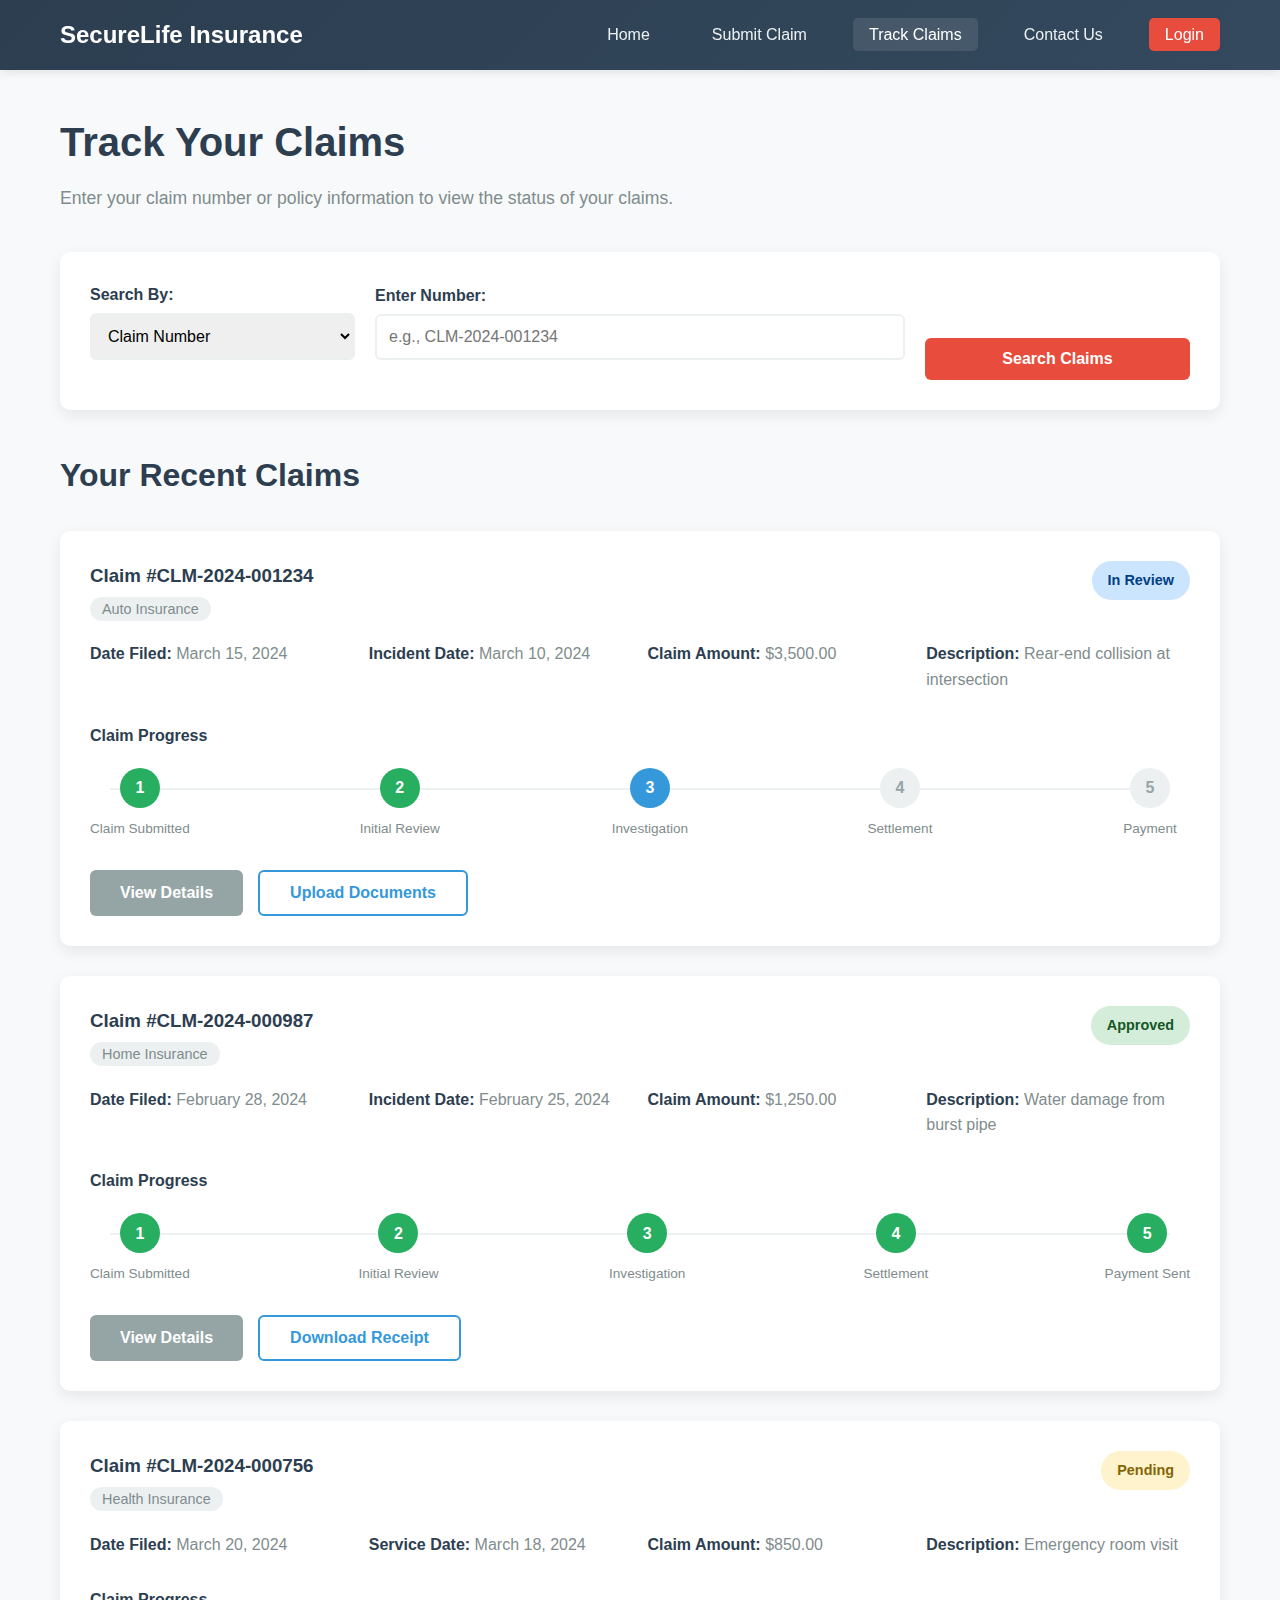
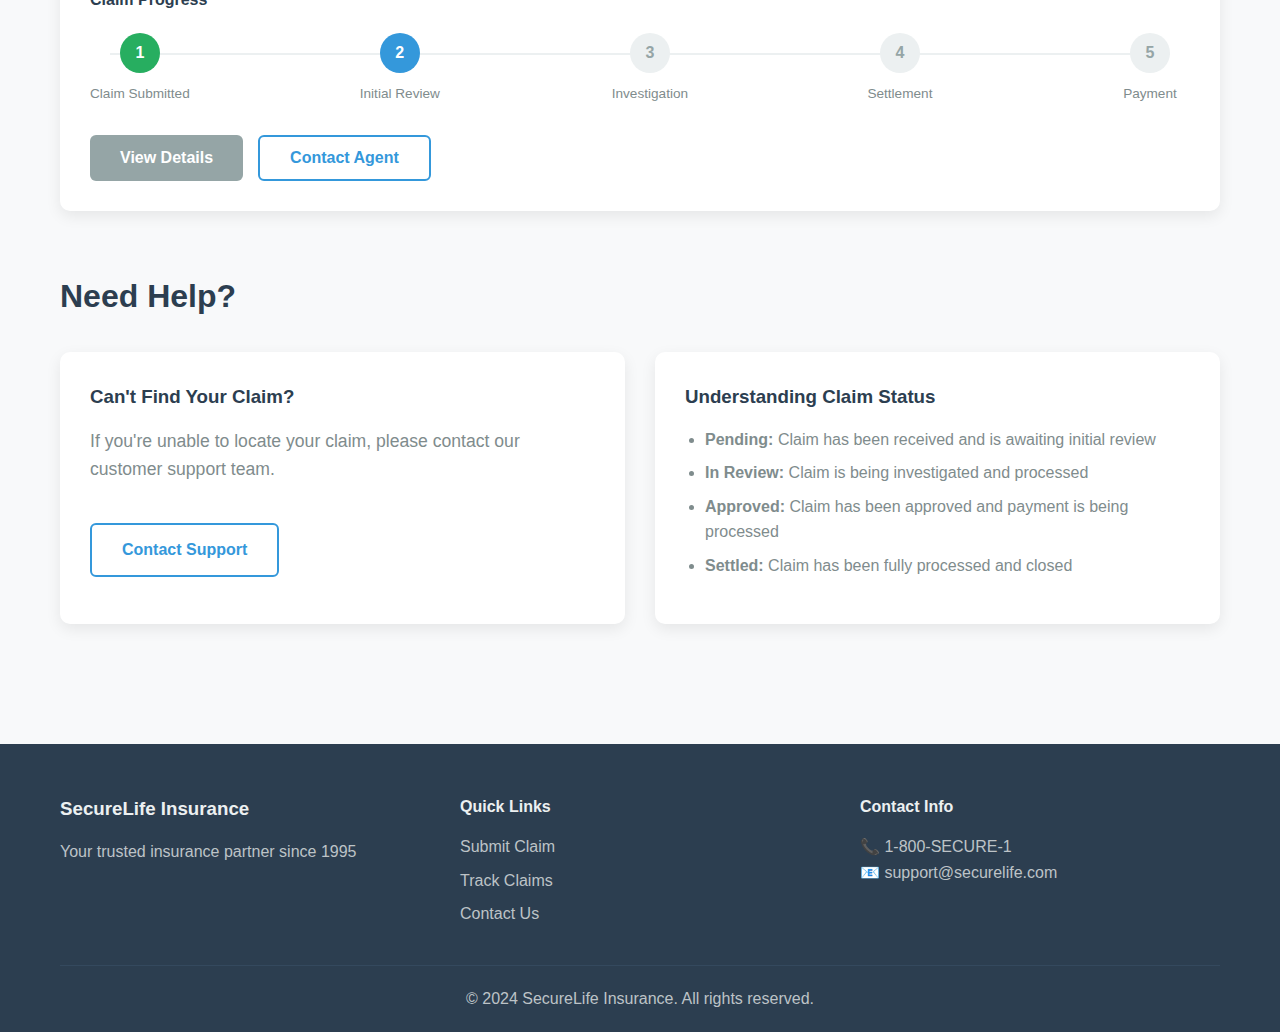
<file: insurance-website/track-claims.html>
<!DOCTYPE html>
<html lang="en">
<head>
    <meta charset="UTF-8">
    <meta name="viewport" content="width=device-width, initial-scale=1.0">
    <title>Track Claims - SecureLife Insurance</title>
    <link rel="stylesheet" href="styles.css">
    
    <!-- Genesys Cloud Messenger SDK -->
    <script type="text/javascript" charset="utf-8">
      (function (g, e, n, es, ys) {
        g['_genesysJs'] = e;
        g[e] = g[e] || function () {
          (g[e].q = g[e].q || []).push(arguments)
        };
        g[e].t = 1 * new Date();
        g[e].c = es;
        ys = document.createElement('script'); ys.async = 1; ys.src = n; ys.charset = 'utf-8'; document.head.appendChild(ys);
      })(window, 'Genesys', 'https://apps.euw2.pure.cloud/genesys-bootstrap/genesys.min.js', {
        environment: 'prod-euw2',
        deploymentId: '7953b9f3-bac3-4b1d-95e4-9d489c49af26'
      });
    </script>
    
    <!-- Genesys Journey Tracking -->
    <script type="text/javascript" charset="utf-8">
      Genesys("subscribe", "Journey.ready", function() {
        setTimeout(function () {
          let pathname = window.location.pathname;
          if (!pathname || pathname == "/") {
            pathname = "/home";
          }
          let segments = pathname.split('/').filter(Boolean);
          pathname = "/" + segments[segments.length - 1];

          Genesys("command", "Journey.pageview", {
            pageTitle: pathname
          });
        });
      });
    </script>
</head>
<body>
    <header>
        <nav class="navbar">
            <div class="nav-container">
                <div class="logo">
                    <h2>SecureLife Insurance</h2>
                </div>
                <ul class="nav-menu">
                    <li><a href="index.html" class="nav-link">Home</a></li>
                    <li><a href="submit-claim.html" class="nav-link">Submit Claim</a></li>
                    <li><a href="track-claims.html" class="nav-link active">Track Claims</a></li>
                    <li><a href="contact.html" class="nav-link">Contact Us</a></li>
                    <li><a href="#" class="nav-link login-btn" onclick="showLoginModal()">Login</a></li>
                </ul>
                <div class="hamburger">
                    <span></span>
                    <span></span>
                    <span></span>
                </div>
            </div>
        </nav>
    </header>

    <main class="track-page">
        <div class="container">
            <h1>Track Your Claims</h1>
            <p>Enter your claim number or policy information to view the status of your claims.</p>

            <div class="search-section">
                <div class="search-form">
                    <div class="form-group">
                        <label for="searchType">Search By:</label>
                        <select id="searchType">
                            <option value="claim">Claim Number</option>
                            <option value="policy">Policy Number</option>
                        </select>
                    </div>
                    <div class="form-group">
                        <label for="searchValue">Enter Number:</label>
                        <input type="text" id="searchValue" placeholder="e.g., CLM-2024-001234">
                    </div>
                    <button type="button" class="btn btn-primary" onclick="searchClaims()">Search Claims</button>
                </div>
            </div>

            <div id="claimsResults" class="claims-results">
                <!-- Demo claims will be populated here -->
                <div class="claims-list">
                    <h2>Your Recent Claims</h2>
                    <div class="claim-card">
                        <div class="claim-header">
                            <div class="claim-info">
                                <h3>Claim #CLM-2024-001234</h3>
                                <span class="claim-type">Auto Insurance</span>
                            </div>
                            <div class="claim-status status-in-progress">In Review</div>
                        </div>
                        <div class="claim-details">
                            <div class="claim-detail">
                                <strong>Date Filed:</strong> March 15, 2024
                            </div>
                            <div class="claim-detail">
                                <strong>Incident Date:</strong> March 10, 2024
                            </div>
                            <div class="claim-detail">
                                <strong>Claim Amount:</strong> $3,500.00
                            </div>
                            <div class="claim-detail">
                                <strong>Description:</strong> Rear-end collision at intersection
                            </div>
                        </div>
                        <div class="claim-progress">
                            <h4>Claim Progress</h4>
                            <div class="progress-steps">
                                <div class="step completed">
                                    <div class="step-number">1</div>
                                    <div class="step-title">Claim Submitted</div>
                                </div>
                                <div class="step completed">
                                    <div class="step-number">2</div>
                                    <div class="step-title">Initial Review</div>
                                </div>
                                <div class="step active">
                                    <div class="step-number">3</div>
                                    <div class="step-title">Investigation</div>
                                </div>
                                <div class="step pending">
                                    <div class="step-number">4</div>
                                    <div class="step-title">Settlement</div>
                                </div>
                                <div class="step pending">
                                    <div class="step-number">5</div>
                                    <div class="step-title">Payment</div>
                                </div>
                            </div>
                        </div>
                        <div class="claim-actions">
                            <button class="btn btn-secondary">View Details</button>
                            <button class="btn btn-outline">Upload Documents</button>
                        </div>
                    </div>

                    <div class="claim-card">
                        <div class="claim-header">
                            <div class="claim-info">
                                <h3>Claim #CLM-2024-000987</h3>
                                <span class="claim-type">Home Insurance</span>
                            </div>
                            <div class="claim-status status-approved">Approved</div>
                        </div>
                        <div class="claim-details">
                            <div class="claim-detail">
                                <strong>Date Filed:</strong> February 28, 2024
                            </div>
                            <div class="claim-detail">
                                <strong>Incident Date:</strong> February 25, 2024
                            </div>
                            <div class="claim-detail">
                                <strong>Claim Amount:</strong> $1,250.00
                            </div>
                            <div class="claim-detail">
                                <strong>Description:</strong> Water damage from burst pipe
                            </div>
                        </div>
                        <div class="claim-progress">
                            <h4>Claim Progress</h4>
                            <div class="progress-steps">
                                <div class="step completed">
                                    <div class="step-number">1</div>
                                    <div class="step-title">Claim Submitted</div>
                                </div>
                                <div class="step completed">
                                    <div class="step-number">2</div>
                                    <div class="step-title">Initial Review</div>
                                </div>
                                <div class="step completed">
                                    <div class="step-number">3</div>
                                    <div class="step-title">Investigation</div>
                                </div>
                                <div class="step completed">
                                    <div class="step-number">4</div>
                                    <div class="step-title">Settlement</div>
                                </div>
                                <div class="step completed">
                                    <div class="step-number">5</div>
                                    <div class="step-title">Payment Sent</div>
                                </div>
                            </div>
                        </div>
                        <div class="claim-actions">
                            <button class="btn btn-secondary">View Details</button>
                            <button class="btn btn-outline">Download Receipt</button>
                        </div>
                    </div>

                    <div class="claim-card">
                        <div class="claim-header">
                            <div class="claim-info">
                                <h3>Claim #CLM-2024-000756</h3>
                                <span class="claim-type">Health Insurance</span>
                            </div>
                            <div class="claim-status status-pending">Pending</div>
                        </div>
                        <div class="claim-details">
                            <div class="claim-detail">
                                <strong>Date Filed:</strong> March 20, 2024
                            </div>
                            <div class="claim-detail">
                                <strong>Service Date:</strong> March 18, 2024
                            </div>
                            <div class="claim-detail">
                                <strong>Claim Amount:</strong> $850.00
                            </div>
                            <div class="claim-detail">
                                <strong>Description:</strong> Emergency room visit
                            </div>
                        </div>
                        <div class="claim-progress">
                            <h4>Claim Progress</h4>
                            <div class="progress-steps">
                                <div class="step completed">
                                    <div class="step-number">1</div>
                                    <div class="step-title">Claim Submitted</div>
                                </div>
                                <div class="step active">
                                    <div class="step-number">2</div>
                                    <div class="step-title">Initial Review</div>
                                </div>
                                <div class="step pending">
                                    <div class="step-number">3</div>
                                    <div class="step-title">Investigation</div>
                                </div>
                                <div class="step pending">
                                    <div class="step-number">4</div>
                                    <div class="step-title">Settlement</div>
                                </div>
                                <div class="step pending">
                                    <div class="step-number">5</div>
                                    <div class="step-title">Payment</div>
                                </div>
                            </div>
                        </div>
                        <div class="claim-actions">
                            <button class="btn btn-secondary">View Details</button>
                            <button class="btn btn-outline">Contact Agent</button>
                        </div>
                    </div>
                </div>
            </div>

            <div class="help-section">
                <h2>Need Help?</h2>
                <div class="help-cards">
                    <div class="help-card">
                        <h3>Can't Find Your Claim?</h3>
                        <p>If you're unable to locate your claim, please contact our customer support team.</p>
                        <a href="contact.html" class="btn btn-outline">Contact Support</a>
                    </div>
                    <div class="help-card">
                        <h3>Understanding Claim Status</h3>
                        <ul>
                            <li><strong>Pending:</strong> Claim has been received and is awaiting initial review</li>
                            <li><strong>In Review:</strong> Claim is being investigated and processed</li>
                            <li><strong>Approved:</strong> Claim has been approved and payment is being processed</li>
                            <li><strong>Settled:</strong> Claim has been fully processed and closed</li>
                        </ul>
                    </div>
                </div>
            </div>
        </div>
    </main>

    <footer>
        <div class="container">
            <div class="footer-content">
                <div class="footer-section">
                    <h3>SecureLife Insurance</h3>
                    <p>Your trusted insurance partner since 1995</p>
                </div>
                <div class="footer-section">
                    <h4>Quick Links</h4>
                    <ul>
                        <li><a href="submit-claim.html">Submit Claim</a></li>
                        <li><a href="track-claims.html">Track Claims</a></li>
                        <li><a href="contact.html">Contact Us</a></li>
                    </ul>
                </div>
                <div class="footer-section">
                    <h4>Contact Info</h4>
                    <p>📞 1-800-SECURE-1</p>
                    <p>📧 support@securelife.com</p>
                </div>
            </div>
            <div class="footer-bottom">
                <p>&copy; 2024 SecureLife Insurance. All rights reserved.</p>
            </div>
        </div>
    </footer>

    <!-- Login Modal -->
    <div id="loginModal" class="modal">
        <div class="modal-content">
            <span class="close">&times;</span>
            <h2>Customer Login</h2>
            <form id="loginForm">
                <div class="form-group">
                    <label for="loginEmail">Email:</label>
                    <input type="email" id="loginEmail" required>
                </div>
                <div class="form-group">
                    <label for="loginPassword">Password:</label>
                    <input type="password" id="loginPassword" required>
                </div>
                <button type="submit" class="btn btn-primary">Login</button>
            </form>
            <p class="demo-note">Demo: Use any email/password combination</p>
        </div>
    </div>

    <script src="script.js"></script>
    <script src="genesys-minimal.js"></script>
</body>
</html>
</file>
<file: styles.css>
/* Reset and Base Styles */
* {
    margin: 0;
    padding: 0;
    box-sizing: border-box;
}

body {
    font-family: 'Segoe UI', Tahoma, Geneva, Verdana, sans-serif;
    line-height: 1.6;
    color: #333;
    background-color: #f8f9fa;
}

.container {
    max-width: 1200px;
    margin: 0 auto;
    padding: 0 20px;
}

/* Header and Navigation */
.navbar {
    background: linear-gradient(135deg, #2c3e50, #34495e);
    box-shadow: 0 2px 10px rgba(0,0,0,0.1);
    position: sticky;
    top: 0;
    z-index: 1000;
}

.nav-container {
    max-width: 1200px;
    margin: 0 auto;
    padding: 0 20px;
    display: flex;
    justify-content: space-between;
    align-items: center;
    height: 70px;
}

.logo h2 {
    color: #fff;
    font-size: 1.5rem;
    font-weight: 700;
}

.nav-menu {
    display: flex;
    list-style: none;
    gap: 30px;
}

.nav-link {
    color: #ecf0f1;
    text-decoration: none;
    font-weight: 500;
    padding: 8px 16px;
    border-radius: 5px;
    transition: all 0.3s ease;
}

.nav-link:hover,
.nav-link.active {
    background: rgba(255,255,255,0.1);
    color: #fff;
}

.login-btn {
    background: #e74c3c;
    color: #fff !important;
}

.login-btn:hover {
    background: #c0392b !important;
}

.hamburger {
    display: none;
    flex-direction: column;
    cursor: pointer;
}

.hamburger span {
    width: 25px;
    height: 3px;
    background: #fff;
    margin: 3px 0;
    transition: 0.3s;
}

/* Hero Section */
.hero {
    background: linear-gradient(135deg, #3498db, #2980b9);
    color: white;
    padding: 100px 0;
    text-align: center;
}

.hero-content h1 {
    font-size: 3.5rem;
    margin-bottom: 20px;
    font-weight: 700;
}

.hero-content p {
    font-size: 1.2rem;
    margin-bottom: 40px;
    opacity: 0.9;
}

.hero-buttons {
    display: flex;
    gap: 20px;
    justify-content: center;
    flex-wrap: wrap;
}

/* Buttons */
.btn {
    display: inline-block;
    padding: 12px 30px;
    font-size: 1rem;
    font-weight: 600;
    text-decoration: none;
    border: none;
    border-radius: 6px;
    cursor: pointer;
    transition: all 0.3s ease;
    text-align: center;
}

.btn-primary {
    background: #e74c3c;
    color: white;
}

.btn-primary:hover {
    background: #c0392b;
    transform: translateY(-2px);
}

.btn-secondary {
    background: #95a5a6;
    color: white;
}

.btn-secondary:hover {
    background: #7f8c8d;
}

.btn-outline {
    background: transparent;
    color: #3498db;
    border: 2px solid #3498db;
}

.btn-outline:hover {
    background: #3498db;
    color: white;
}

/* Services Section */
.services {
    padding: 80px 0;
    background: white;
}

.services h2 {
    text-align: center;
    font-size: 2.5rem;
    margin-bottom: 50px;
    color: #2c3e50;
}

.services-grid {
    display: grid;
    grid-template-columns: repeat(auto-fit, minmax(250px, 1fr));
    gap: 30px;
}

.service-card {
    background: #f8f9fa;
    padding: 30px;
    border-radius: 10px;
    text-align: center;
    transition: transform 0.3s ease;
    border: 1px solid #e9ecef;
}

.service-card:hover {
    transform: translateY(-5px);
    box-shadow: 0 10px 30px rgba(0,0,0,0.1);
}

.service-card h3 {
    color: #2c3e50;
    margin-bottom: 15px;
    font-size: 1.3rem;
}

/* Quick Actions */
.quick-actions {
    padding: 80px 0;
    background: #ecf0f1;
}

.quick-actions h2 {
    text-align: center;
    font-size: 2.5rem;
    margin-bottom: 50px;
    color: #2c3e50;
}

.actions-grid {
    display: grid;
    grid-template-columns: repeat(auto-fit, minmax(300px, 1fr));
    gap: 30px;
}

.action-card {
    background: white;
    padding: 40px;
    border-radius: 10px;
    text-decoration: none;
    color: #2c3e50;
    transition: all 0.3s ease;
    box-shadow: 0 5px 15px rgba(0,0,0,0.08);
}

.action-card:hover {
    transform: translateY(-5px);
    box-shadow: 0 15px 40px rgba(0,0,0,0.15);
    color: #2c3e50;
}

.action-card h3 {
    color: #e74c3c;
    margin-bottom: 15px;
    font-size: 1.4rem;
}

/* Forms */
.claim-page,
.track-page,
.contact-page {
    padding: 40px 0;
    min-height: calc(100vh - 140px);
}

.claim-page h1,
.track-page h1,
.contact-page h1 {
    color: #2c3e50;
    margin-bottom: 10px;
    font-size: 2.5rem;
}

.claim-page p,
.track-page p,
.contact-page p {
    color: #7f8c8d;
    margin-bottom: 40px;
    font-size: 1.1rem;
}

.claim-form,
.contact-form {
    background: white;
    padding: 40px;
    border-radius: 10px;
    box-shadow: 0 5px 20px rgba(0,0,0,0.1);
}

.form-section {
    margin-bottom: 40px;
    padding-bottom: 30px;
    border-bottom: 1px solid #ecf0f1;
}

.form-section:last-child {
    border-bottom: none;
    margin-bottom: 0;
}

.form-section h3 {
    color: #2c3e50;
    margin-bottom: 20px;
    font-size: 1.3rem;
}

.form-row {
    display: grid;
    grid-template-columns: 1fr 1fr;
    gap: 20px;
}

.form-group {
    margin-bottom: 20px;
}

.form-group label {
    display: block;
    margin-bottom: 5px;
    color: #2c3e50;
    font-weight: 600;
}

.form-group input,
.form-group select,
.form-group textarea {
    width: 100%;
    padding: 12px;
    border: 2px solid #ecf0f1;
    border-radius: 6px;
    font-size: 1rem;
    transition: border-color 0.3s ease;
}

.form-group input:focus,
.form-group select:focus,
.form-group textarea:focus {
    outline: none;
    border-color: #3498db;
}

.form-actions {
    display: flex;
    gap: 15px;
    justify-content: flex-end;
    margin-top: 30px;
}

/* Claims Tracking */
.search-section {
    background: white;
    padding: 30px;
    border-radius: 10px;
    margin-bottom: 40px;
    box-shadow: 0 5px 15px rgba(0,0,0,0.08);
}

.search-form {
    display: grid;
    grid-template-columns: 1fr 2fr 1fr;
    gap: 20px;
    align-items: end;
}

.claims-results {
    margin-top: 40px;
}

.claims-list h2 {
    color: #2c3e50;
    margin-bottom: 30px;
    font-size: 2rem;
}

.claim-card {
    background: white;
    border-radius: 10px;
    padding: 30px;
    margin-bottom: 30px;
    box-shadow: 0 5px 15px rgba(0,0,0,0.08);
}

.claim-header {
    display: flex;
    justify-content: space-between;
    align-items: flex-start;
    margin-bottom: 20px;
}

.claim-info h3 {
    color: #2c3e50;
    margin-bottom: 5px;
}

.claim-type {
    background: #ecf0f1;
    color: #7f8c8d;
    padding: 4px 12px;
    border-radius: 20px;
    font-size: 0.9rem;
}

.claim-status {
    padding: 8px 16px;
    border-radius: 20px;
    font-weight: 600;
    font-size: 0.9rem;
}

.status-pending {
    background: #fff3cd;
    color: #856404;
}

.status-in-progress {
    background: #cce5ff;
    color: #004085;
}

.status-approved {
    background: #d4edda;
    color: #155724;
}

.claim-details {
    display: grid;
    grid-template-columns: repeat(auto-fit, minmax(200px, 1fr));
    gap: 15px;
    margin-bottom: 30px;
}

.claim-detail {
    color: #7f8c8d;
}

.claim-detail strong {
    color: #2c3e50;
}

/* Progress Steps */
.claim-progress h4 {
    color: #2c3e50;
    margin-bottom: 20px;
}

.progress-steps {
    display: flex;
    justify-content: space-between;
    position: relative;
    margin-bottom: 30px;
}

.progress-steps::before {
    content: '';
    position: absolute;
    top: 20px;
    left: 20px;
    right: 20px;
    height: 2px;
    background: #ecf0f1;
    z-index: 1;
}

.step {
    display: flex;
    flex-direction: column;
    align-items: center;
    position: relative;
    z-index: 2;
    min-width: 80px;
}

.step-number {
    width: 40px;
    height: 40px;
    border-radius: 50%;
    display: flex;
    align-items: center;
    justify-content: center;
    font-weight: 600;
    margin-bottom: 10px;
}

.step-title {
    font-size: 0.85rem;
    text-align: center;
    color: #7f8c8d;
}

.step.completed .step-number {
    background: #27ae60;
    color: white;
}

.step.active .step-number {
    background: #3498db;
    color: white;
}

.step.pending .step-number {
    background: #ecf0f1;
    color: #95a5a6;
}

.claim-actions {
    display: flex;
    gap: 15px;
}

/* Contact Page */
.live-chat-cta {
    margin: 40px 0;
    text-align: center;
}

.chat-highlight {
    background: linear-gradient(135deg, #e74c3c, #c0392b);
    color: white;
    padding: 40px;
    border-radius: 15px;
    box-shadow: 0 10px 30px rgba(231, 76, 60, 0.3);
    margin-bottom: 40px;
}

.chat-highlight h2 {
    margin-bottom: 15px;
    font-size: 2rem;
}

.chat-highlight p {
    font-size: 1.1rem;
    margin-bottom: 25px;
    opacity: 0.95;
}

.btn-large {
    padding: 18px 40px;
    font-size: 1.2rem;
    font-weight: 700;
    border-radius: 8px;
    transition: all 0.3s ease;
}

.btn-large:hover {
    transform: translateY(-3px);
    box-shadow: 0 8px 25px rgba(0,0,0,0.2);
}

.contact-content {
    display: grid;
    grid-template-columns: 1fr 1fr;
    gap: 50px;
    margin-bottom: 60px;
}

.contact-info .contact-method {
    background: white;
    padding: 30px;
    border-radius: 10px;
    margin-bottom: 30px;
    box-shadow: 0 5px 15px rgba(0,0,0,0.08);
}

.contact-method h3 {
    color: #2c3e50;
    margin-bottom: 15px;
    font-size: 1.3rem;
}

.contact-method h4 {
    color: #e74c3c;
    margin: 20px 0 10px 0;
}

.office {
    background: #f8f9fa;
    padding: 20px;
    border-radius: 8px;
    margin: 15px 0;
}

.contact-form-section {
    background: white;
    padding: 40px;
    border-radius: 10px;
    box-shadow: 0 5px 15px rgba(0,0,0,0.08);
}

.checkbox-group {
    display: flex;
    align-items: center;
    gap: 10px;
}

.checkbox-label {
    display: flex;
    align-items: center;
    cursor: pointer;
    font-weight: normal;
}

.checkbox-label input[type="checkbox"] {
    width: auto;
    margin-right: 10px;
}

/* FAQ Section */
.faq-section {
    margin-top: 60px;
}

.faq-section h2 {
    color: #2c3e50;
    margin-bottom: 30px;
    font-size: 2rem;
}

.faq-list {
    background: white;
    border-radius: 10px;
    box-shadow: 0 5px 15px rgba(0,0,0,0.08);
}

.faq-item {
    border-bottom: 1px solid #ecf0f1;
}

.faq-item:last-child {
    border-bottom: none;
}

.faq-question {
    padding: 25px;
    cursor: pointer;
    display: flex;
    justify-content: space-between;
    align-items: center;
    transition: background 0.3s ease;
}

.faq-question:hover {
    background: #f8f9fa;
}

.faq-question h3 {
    color: #2c3e50;
    font-size: 1.1rem;
}

.faq-toggle {
    font-size: 1.5rem;
    color: #3498db;
    font-weight: bold;
    transition: transform 0.3s ease;
}

.faq-answer {
    padding: 0 25px;
    max-height: 0;
    overflow: hidden;
    transition: all 0.3s ease;
}

.faq-answer.active {
    padding: 0 25px 25px 25px;
    max-height: 200px;
}

.faq-answer p {
    color: #7f8c8d;
    line-height: 1.6;
}

.faq-answer a {
    color: #3498db;
    text-decoration: none;
}

.faq-answer a:hover {
    text-decoration: underline;
}

/* Help Section */
.help-section {
    margin-top: 60px;
}

.help-section h2 {
    color: #2c3e50;
    margin-bottom: 30px;
    font-size: 2rem;
}

.help-cards {
    display: grid;
    grid-template-columns: repeat(auto-fit, minmax(400px, 1fr));
    gap: 30px;
}

.help-card {
    background: white;
    padding: 30px;
    border-radius: 10px;
    box-shadow: 0 5px 15px rgba(0,0,0,0.08);
}

.help-card h3 {
    color: #2c3e50;
    margin-bottom: 15px;
}

.help-card ul {
    margin: 15px 0;
    padding-left: 20px;
}

.help-card li {
    margin-bottom: 8px;
    color: #7f8c8d;
}

/* Modal */
.modal {
    display: none;
    position: fixed;
    z-index: 2000;
    left: 0;
    top: 0;
    width: 100%;
    height: 100%;
    background-color: rgba(0,0,0,0.5);
}

.modal-content {
    background-color: white;
    margin: 10% auto;
    padding: 40px;
    border-radius: 10px;
    width: 90%;
    max-width: 500px;
    position: relative;
}

.close {
    position: absolute;
    right: 20px;
    top: 15px;
    color: #aaa;
    font-size: 28px;
    font-weight: bold;
    cursor: pointer;
}

.close:hover {
    color: #000;
}

.modal-content h2 {
    color: #2c3e50;
    margin-bottom: 20px;
    text-align: center;
}

.demo-note {
    text-align: center;
    color: #7f8c8d;
    font-size: 0.9rem;
    margin-top: 15px;
}

/* Footer */
footer {
    background: #2c3e50;
    color: white;
    padding: 50px 0 20px 0;
    margin-top: 80px;
}

.footer-content {
    display: grid;
    grid-template-columns: repeat(auto-fit, minmax(250px, 1fr));
    gap: 40px;
    margin-bottom: 30px;
}

.footer-section h3,
.footer-section h4 {
    margin-bottom: 15px;
    color: #ecf0f1;
}

.footer-section ul {
    list-style: none;
}

.footer-section ul li {
    margin-bottom: 8px;
}

.footer-section ul li a {
    color: #bdc3c7;
    text-decoration: none;
    transition: color 0.3s ease;
}

.footer-section ul li a:hover {
    color: #ecf0f1;
}

.footer-section p {
    color: #bdc3c7;
    line-height: 1.6;
}

.footer-bottom {
    text-align: center;
    padding-top: 20px;
    border-top: 1px solid #34495e;
    color: #bdc3c7;
}

/* Responsive Design */
@media (max-width: 768px) {
    .nav-menu {
        display: none;
    }
    
    .hamburger {
        display: flex;
    }
    
    .hero-content h1 {
        font-size: 2.5rem;
    }
    
    .hero-buttons {
        flex-direction: column;
        align-items: center;
    }
    
    .form-row {
        grid-template-columns: 1fr;
    }
    
    .search-form {
        grid-template-columns: 1fr;
    }
    
    .contact-content {
        grid-template-columns: 1fr;
        gap: 30px;
    }
    
    .progress-steps {
        flex-wrap: wrap;
        gap: 20px;
        justify-content: center;
    }
    
    .progress-steps::before {
        display: none;
    }
    
    .claim-header {
        flex-direction: column;
        align-items: flex-start;
        gap: 15px;
    }
    
    .claim-actions {
        flex-wrap: wrap;
    }
    
    .help-cards {
        grid-template-columns: 1fr;
    }
    
    .form-actions {
        flex-direction: column;
    }
}

@media (max-width: 480px) {
    .container {
        padding: 0 15px;
    }
    
    .hero {
        padding: 60px 0;
    }
    
    .hero-content h1 {
        font-size: 2rem;
    }
    
    .claim-form,
    .contact-form,
    .modal-content {
        padding: 20px;
    }
    
    .claim-details {
        grid-template-columns: 1fr;
    }
    
    .step {
        min-width: 60px;
    }
    
    .step-title {
        font-size: 0.75rem;
    }
}

/* Success/Error Messages */
.message {
    padding: 15px;
    border-radius: 6px;
    margin: 20px 0;
    font-weight: 500;
}

.message.success {
    background: #d4edda;
    color: #155724;
    border: 1px solid #c3e6cb;
}

.message.error {
    background: #f8d7da;
    color: #721c24;
    border: 1px solid #f5c6cb;
}

.message.info {
    background: #cce5ff;
    color: #004085;
    border: 1px solid #b3d7ff;
}
</file>
<file: insurance-website/styles.css>
/* Reset and Base Styles */
* {
    margin: 0;
    padding: 0;
    box-sizing: border-box;
}

body {
    font-family: 'Segoe UI', Tahoma, Geneva, Verdana, sans-serif;
    line-height: 1.6;
    color: #333;
    background-color: #f8f9fa;
}

.container {
    max-width: 1200px;
    margin: 0 auto;
    padding: 0 20px;
}

/* Header and Navigation */
.navbar {
    background: linear-gradient(135deg, #2c3e50, #34495e);
    box-shadow: 0 2px 10px rgba(0,0,0,0.1);
    position: sticky;
    top: 0;
    z-index: 1000;
}

.nav-container {
    max-width: 1200px;
    margin: 0 auto;
    padding: 0 20px;
    display: flex;
    justify-content: space-between;
    align-items: center;
    height: 70px;
}

.logo h2 {
    color: #fff;
    font-size: 1.5rem;
    font-weight: 700;
}

.nav-menu {
    display: flex;
    list-style: none;
    gap: 30px;
}

.nav-link {
    color: #ecf0f1;
    text-decoration: none;
    font-weight: 500;
    padding: 8px 16px;
    border-radius: 5px;
    transition: all 0.3s ease;
}

.nav-link:hover,
.nav-link.active {
    background: rgba(255,255,255,0.1);
    color: #fff;
}

.login-btn {
    background: #e74c3c;
    color: #fff !important;
}

.login-btn:hover {
    background: #c0392b !important;
}

.hamburger {
    display: none;
    flex-direction: column;
    cursor: pointer;
}

.hamburger span {
    width: 25px;
    height: 3px;
    background: #fff;
    margin: 3px 0;
    transition: 0.3s;
}

/* Hero Section */
.hero {
    background: linear-gradient(135deg, #3498db, #2980b9);
    color: white;
    padding: 100px 0;
    text-align: center;
}

.hero-content h1 {
    font-size: 3.5rem;
    margin-bottom: 20px;
    font-weight: 700;
}

.hero-content p {
    font-size: 1.2rem;
    margin-bottom: 40px;
    opacity: 0.9;
}

.hero-buttons {
    display: flex;
    gap: 20px;
    justify-content: center;
    flex-wrap: wrap;
}

/* Buttons */
.btn {
    display: inline-block;
    padding: 12px 30px;
    font-size: 1rem;
    font-weight: 600;
    text-decoration: none;
    border: none;
    border-radius: 6px;
    cursor: pointer;
    transition: all 0.3s ease;
    text-align: center;
}

.btn-primary {
    background: #e74c3c;
    color: white;
}

.btn-primary:hover {
    background: #c0392b;
    transform: translateY(-2px);
}

.btn-secondary {
    background: #95a5a6;
    color: white;
}

.btn-secondary:hover {
    background: #7f8c8d;
}

.btn-outline {
    background: transparent;
    color: #3498db;
    border: 2px solid #3498db;
}

.btn-outline:hover {
    background: #3498db;
    color: white;
}

/* Services Section */
.services {
    padding: 80px 0;
    background: white;
}

.services h2 {
    text-align: center;
    font-size: 2.5rem;
    margin-bottom: 50px;
    color: #2c3e50;
}

.services-grid {
    display: grid;
    grid-template-columns: repeat(auto-fit, minmax(250px, 1fr));
    gap: 30px;
}

.service-card {
    background: #f8f9fa;
    padding: 30px;
    border-radius: 10px;
    text-align: center;
    transition: transform 0.3s ease;
    border: 1px solid #e9ecef;
}

.service-card:hover {
    transform: translateY(-5px);
    box-shadow: 0 10px 30px rgba(0,0,0,0.1);
}

.service-card h3 {
    color: #2c3e50;
    margin-bottom: 15px;
    font-size: 1.3rem;
}

/* Quick Actions */
.quick-actions {
    padding: 80px 0;
    background: #ecf0f1;
}

.quick-actions h2 {
    text-align: center;
    font-size: 2.5rem;
    margin-bottom: 50px;
    color: #2c3e50;
}

.actions-grid {
    display: grid;
    grid-template-columns: repeat(auto-fit, minmax(300px, 1fr));
    gap: 30px;
}

.action-card {
    background: white;
    padding: 40px;
    border-radius: 10px;
    text-decoration: none;
    color: #2c3e50;
    transition: all 0.3s ease;
    box-shadow: 0 5px 15px rgba(0,0,0,0.08);
}

.action-card:hover {
    transform: translateY(-5px);
    box-shadow: 0 15px 40px rgba(0,0,0,0.15);
    color: #2c3e50;
}

.action-card h3 {
    color: #e74c3c;
    margin-bottom: 15px;
    font-size: 1.4rem;
}

/* Forms */
.claim-page,
.track-page,
.contact-page {
    padding: 40px 0;
    min-height: calc(100vh - 140px);
}

.claim-page h1,
.track-page h1,
.contact-page h1 {
    color: #2c3e50;
    margin-bottom: 10px;
    font-size: 2.5rem;
}

.claim-page p,
.track-page p,
.contact-page p {
    color: #7f8c8d;
    margin-bottom: 40px;
    font-size: 1.1rem;
}

.claim-form,
.contact-form {
    background: white;
    padding: 40px;
    border-radius: 10px;
    box-shadow: 0 5px 20px rgba(0,0,0,0.1);
}

.form-section {
    margin-bottom: 40px;
    padding-bottom: 30px;
    border-bottom: 1px solid #ecf0f1;
}

.form-section:last-child {
    border-bottom: none;
    margin-bottom: 0;
}

.form-section h3 {
    color: #2c3e50;
    margin-bottom: 20px;
    font-size: 1.3rem;
}

.form-row {
    display: grid;
    grid-template-columns: 1fr 1fr;
    gap: 20px;
}

.form-group {
    margin-bottom: 20px;
}

.form-group label {
    display: block;
    margin-bottom: 5px;
    color: #2c3e50;
    font-weight: 600;
}

.form-group input,
.form-group select,
.form-group textarea {
    width: 100%;
    padding: 12px;
    border: 2px solid #ecf0f1;
    border-radius: 6px;
    font-size: 1rem;
    transition: border-color 0.3s ease;
}

.form-group input:focus,
.form-group select:focus,
.form-group textarea:focus {
    outline: none;
    border-color: #3498db;
}

.form-actions {
    display: flex;
    gap: 15px;
    justify-content: flex-end;
    margin-top: 30px;
}

/* Claims Tracking */
.search-section {
    background: white;
    padding: 30px;
    border-radius: 10px;
    margin-bottom: 40px;
    box-shadow: 0 5px 15px rgba(0,0,0,0.08);
}

.search-form {
    display: grid;
    grid-template-columns: 1fr 2fr 1fr;
    gap: 20px;
    align-items: end;
}

.claims-results {
    margin-top: 40px;
}

.claims-list h2 {
    color: #2c3e50;
    margin-bottom: 30px;
    font-size: 2rem;
}

.claim-card {
    background: white;
    border-radius: 10px;
    padding: 30px;
    margin-bottom: 30px;
    box-shadow: 0 5px 15px rgba(0,0,0,0.08);
}

.claim-header {
    display: flex;
    justify-content: space-between;
    align-items: flex-start;
    margin-bottom: 20px;
}

.claim-info h3 {
    color: #2c3e50;
    margin-bottom: 5px;
}

.claim-type {
    background: #ecf0f1;
    color: #7f8c8d;
    padding: 4px 12px;
    border-radius: 20px;
    font-size: 0.9rem;
}

.claim-status {
    padding: 8px 16px;
    border-radius: 20px;
    font-weight: 600;
    font-size: 0.9rem;
}

.status-pending {
    background: #fff3cd;
    color: #856404;
}

.status-in-progress {
    background: #cce5ff;
    color: #004085;
}

.status-approved {
    background: #d4edda;
    color: #155724;
}

.claim-details {
    display: grid;
    grid-template-columns: repeat(auto-fit, minmax(200px, 1fr));
    gap: 15px;
    margin-bottom: 30px;
}

.claim-detail {
    color: #7f8c8d;
}

.claim-detail strong {
    color: #2c3e50;
}

/* Progress Steps */
.claim-progress h4 {
    color: #2c3e50;
    margin-bottom: 20px;
}

.progress-steps {
    display: flex;
    justify-content: space-between;
    position: relative;
    margin-bottom: 30px;
}

.progress-steps::before {
    content: '';
    position: absolute;
    top: 20px;
    left: 20px;
    right: 20px;
    height: 2px;
    background: #ecf0f1;
    z-index: 1;
}

.step {
    display: flex;
    flex-direction: column;
    align-items: center;
    position: relative;
    z-index: 2;
    min-width: 80px;
}

.step-number {
    width: 40px;
    height: 40px;
    border-radius: 50%;
    display: flex;
    align-items: center;
    justify-content: center;
    font-weight: 600;
    margin-bottom: 10px;
}

.step-title {
    font-size: 0.85rem;
    text-align: center;
    color: #7f8c8d;
}

.step.completed .step-number {
    background: #27ae60;
    color: white;
}

.step.active .step-number {
    background: #3498db;
    color: white;
}

.step.pending .step-number {
    background: #ecf0f1;
    color: #95a5a6;
}

.claim-actions {
    display: flex;
    gap: 15px;
}

/* Contact Page */
.live-chat-cta {
    margin: 40px 0;
    text-align: center;
}

.chat-highlight {
    background: linear-gradient(135deg, #e74c3c, #c0392b);
    color: white;
    padding: 40px;
    border-radius: 15px;
    box-shadow: 0 10px 30px rgba(231, 76, 60, 0.3);
    margin-bottom: 40px;
}

.chat-highlight h2 {
    margin-bottom: 15px;
    font-size: 2rem;
}

.chat-highlight p {
    font-size: 1.1rem;
    margin-bottom: 25px;
    opacity: 0.95;
}

.btn-large {
    padding: 18px 40px;
    font-size: 1.2rem;
    font-weight: 700;
    border-radius: 8px;
    transition: all 0.3s ease;
}

.btn-large:hover {
    transform: translateY(-3px);
    box-shadow: 0 8px 25px rgba(0,0,0,0.2);
}

.contact-content {
    display: grid;
    grid-template-columns: 1fr 1fr;
    gap: 50px;
    margin-bottom: 60px;
}

.contact-info .contact-method {
    background: white;
    padding: 30px;
    border-radius: 10px;
    margin-bottom: 30px;
    box-shadow: 0 5px 15px rgba(0,0,0,0.08);
}

.contact-method h3 {
    color: #2c3e50;
    margin-bottom: 15px;
    font-size: 1.3rem;
}

.contact-method h4 {
    color: #e74c3c;
    margin: 20px 0 10px 0;
}

.office {
    background: #f8f9fa;
    padding: 20px;
    border-radius: 8px;
    margin: 15px 0;
}

.contact-form-section {
    background: white;
    padding: 40px;
    border-radius: 10px;
    box-shadow: 0 5px 15px rgba(0,0,0,0.08);
}

.checkbox-group {
    display: flex;
    align-items: center;
    gap: 10px;
}

.checkbox-label {
    display: flex;
    align-items: center;
    cursor: pointer;
    font-weight: normal;
}

.checkbox-label input[type="checkbox"] {
    width: auto;
    margin-right: 10px;
}

/* FAQ Section */
.faq-section {
    margin-top: 60px;
}

.faq-section h2 {
    color: #2c3e50;
    margin-bottom: 30px;
    font-size: 2rem;
}

.faq-list {
    background: white;
    border-radius: 10px;
    box-shadow: 0 5px 15px rgba(0,0,0,0.08);
}

.faq-item {
    border-bottom: 1px solid #ecf0f1;
}

.faq-item:last-child {
    border-bottom: none;
}

.faq-question {
    padding: 25px;
    cursor: pointer;
    display: flex;
    justify-content: space-between;
    align-items: center;
    transition: background 0.3s ease;
}

.faq-question:hover {
    background: #f8f9fa;
}

.faq-question h3 {
    color: #2c3e50;
    font-size: 1.1rem;
}

.faq-toggle {
    font-size: 1.5rem;
    color: #3498db;
    font-weight: bold;
    transition: transform 0.3s ease;
}

.faq-answer {
    padding: 0 25px;
    max-height: 0;
    overflow: hidden;
    transition: all 0.3s ease;
}

.faq-answer.active {
    padding: 0 25px 25px 25px;
    max-height: 200px;
}

.faq-answer p {
    color: #7f8c8d;
    line-height: 1.6;
}

.faq-answer a {
    color: #3498db;
    text-decoration: none;
}

.faq-answer a:hover {
    text-decoration: underline;
}

/* Help Section */
.help-section {
    margin-top: 60px;
}

.help-section h2 {
    color: #2c3e50;
    margin-bottom: 30px;
    font-size: 2rem;
}

.help-cards {
    display: grid;
    grid-template-columns: repeat(auto-fit, minmax(400px, 1fr));
    gap: 30px;
}

.help-card {
    background: white;
    padding: 30px;
    border-radius: 10px;
    box-shadow: 0 5px 15px rgba(0,0,0,0.08);
}

.help-card h3 {
    color: #2c3e50;
    margin-bottom: 15px;
}

.help-card ul {
    margin: 15px 0;
    padding-left: 20px;
}

.help-card li {
    margin-bottom: 8px;
    color: #7f8c8d;
}

/* Modal */
.modal {
    display: none;
    position: fixed;
    z-index: 2000;
    left: 0;
    top: 0;
    width: 100%;
    height: 100%;
    background-color: rgba(0,0,0,0.5);
}

.modal-content {
    background-color: white;
    margin: 10% auto;
    padding: 40px;
    border-radius: 10px;
    width: 90%;
    max-width: 500px;
    position: relative;
}

.close {
    position: absolute;
    right: 20px;
    top: 15px;
    color: #aaa;
    font-size: 28px;
    font-weight: bold;
    cursor: pointer;
}

.close:hover {
    color: #000;
}

.modal-content h2 {
    color: #2c3e50;
    margin-bottom: 20px;
    text-align: center;
}

.demo-note {
    text-align: center;
    color: #7f8c8d;
    font-size: 0.9rem;
    margin-top: 15px;
}

/* Footer */
footer {
    background: #2c3e50;
    color: white;
    padding: 50px 0 20px 0;
    margin-top: 80px;
}

.footer-content {
    display: grid;
    grid-template-columns: repeat(auto-fit, minmax(250px, 1fr));
    gap: 40px;
    margin-bottom: 30px;
}

.footer-section h3,
.footer-section h4 {
    margin-bottom: 15px;
    color: #ecf0f1;
}

.footer-section ul {
    list-style: none;
}

.footer-section ul li {
    margin-bottom: 8px;
}

.footer-section ul li a {
    color: #bdc3c7;
    text-decoration: none;
    transition: color 0.3s ease;
}

.footer-section ul li a:hover {
    color: #ecf0f1;
}

.footer-section p {
    color: #bdc3c7;
    line-height: 1.6;
}

.footer-bottom {
    text-align: center;
    padding-top: 20px;
    border-top: 1px solid #34495e;
    color: #bdc3c7;
}

/* Responsive Design */
@media (max-width: 768px) {
    .nav-menu {
        display: none;
    }
    
    .hamburger {
        display: flex;
    }
    
    .hero-content h1 {
        font-size: 2.5rem;
    }
    
    .hero-buttons {
        flex-direction: column;
        align-items: center;
    }
    
    .form-row {
        grid-template-columns: 1fr;
    }
    
    .search-form {
        grid-template-columns: 1fr;
    }
    
    .contact-content {
        grid-template-columns: 1fr;
        gap: 30px;
    }
    
    .progress-steps {
        flex-wrap: wrap;
        gap: 20px;
        justify-content: center;
    }
    
    .progress-steps::before {
        display: none;
    }
    
    .claim-header {
        flex-direction: column;
        align-items: flex-start;
        gap: 15px;
    }
    
    .claim-actions {
        flex-wrap: wrap;
    }
    
    .help-cards {
        grid-template-columns: 1fr;
    }
    
    .form-actions {
        flex-direction: column;
    }
}

@media (max-width: 480px) {
    .container {
        padding: 0 15px;
    }
    
    .hero {
        padding: 60px 0;
    }
    
    .hero-content h1 {
        font-size: 2rem;
    }
    
    .claim-form,
    .contact-form,
    .modal-content {
        padding: 20px;
    }
    
    .claim-details {
        grid-template-columns: 1fr;
    }
    
    .step {
        min-width: 60px;
    }
    
    .step-title {
        font-size: 0.75rem;
    }
}

/* Success/Error Messages */
.message {
    padding: 15px;
    border-radius: 6px;
    margin: 20px 0;
    font-weight: 500;
}

.message.success {
    background: #d4edda;
    color: #155724;
    border: 1px solid #c3e6cb;
}

.message.error {
    background: #f8d7da;
    color: #721c24;
    border: 1px solid #f5c6cb;
}

.message.info {
    background: #cce5ff;
    color: #004085;
    border: 1px solid #b3d7ff;
}
</file>
